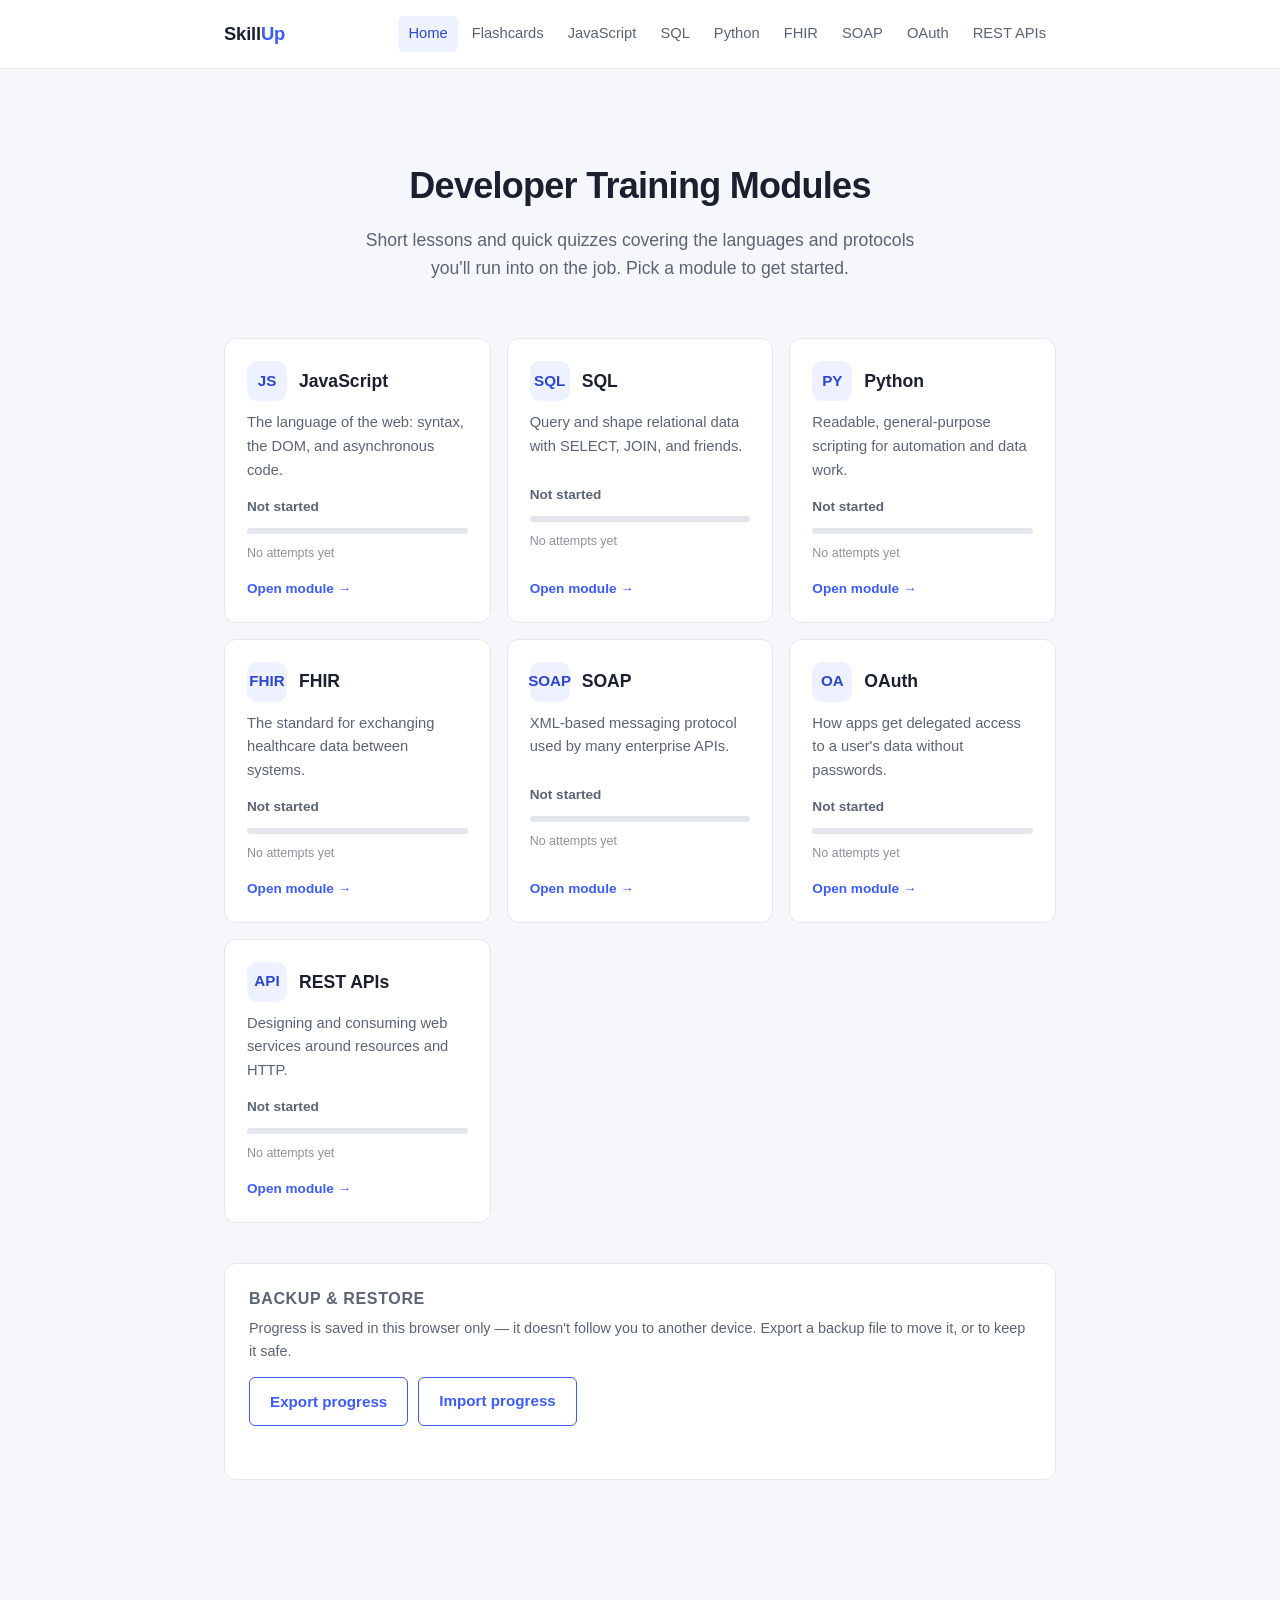
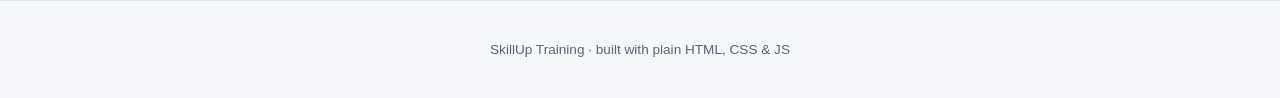
<file: index.html>
<!DOCTYPE html>
<html lang="en">
<head>
  <meta charset="UTF-8" />
  <meta name="viewport" content="width=device-width, initial-scale=1.0" />
  <title>SkillUp — Developer Training</title>
  <link rel="stylesheet" href="css/styles.css?v=9" />
  <!-- All page scripts are deferred and listed in dependency order.
       Deferred scripts run after parsing, in document order, so this ordering
       IS the guarantee. They must stay together: a normal <script> at the end
       of <body> would execute BEFORE any deferred script in <head>. -->
  <script src="js/modules.js?v=9" defer></script>
  <script src="js/nav.js?v=9" defer></script>
  <script src="js/progress.js?v=9" defer></script>
  <script src="js/data-loader.js?v=9" defer></script>
  <script src="js/home.js?v=9" defer></script>
  <script src="js/dashboard.js?v=9" defer></script>
  <script src="js/progress-io.js?v=9" defer></script>
</head>
<body>

  <!-- Filled in by js/nav.js. -->
  <header class="site-header" data-site-header>
    <noscript>
      <div class="header-inner">
        <a class="brand" href="index.html">Skill<span>Up</span></a>
      </div>
    </noscript>
  </header>

  <main>
    <section class="hero">
      <h1>Developer Training Modules</h1>
      <p>Short lessons and quick quizzes covering the languages and protocols you'll run into on the job. Pick a module to get started.</p>
    </section>

    <p class="dash-storage-warning" data-home-storage-warning hidden>
      This browser isn't allowing local storage, so your progress isn't being saved between visits.
    </p>

    <!-- Points backwards at what has gone stale rather than forwards at a
         completion total. Revealed by js/home.js only when something is due. -->
    <p class="home-review" data-home-review hidden></p>

    <!-- Cards are generated by js/home.js from the manifest in js/modules.js,
         with each card's status read through the progress layer. -->
    <section class="module-grid" data-module-grid></section>

    <section class="dash-section">
      <h2 class="dash-heading">Recent attempts</h2>
      <div data-dash-recent></div>
    </section>

    <section class="dash-section">
      <h2 class="dash-heading">Questions to review</h2>
      <p class="dash-subhead">The ones you've missed most often — these are what the flashcard deck draws from.</p>
      <div data-dash-review></div>
    </section>

    <!-- Revealed by js/progress-io.js once it knows the storage layer loaded. -->
    <section class="dash-section progress-tools" data-progress-tools hidden>
      <h2>Backup &amp; restore</h2>
      <p>Progress is saved in this browser only — it doesn't follow you to another device. Export a backup file to move it, or to keep it safe.</p>
      <div class="progress-tools-actions">
        <button type="button" class="btn btn-secondary" data-progress-export>Export progress</button>
        <label class="btn btn-secondary file-btn">
          Import progress
          <input type="file" accept="application/json,.json" data-progress-import hidden />
        </label>
      </div>
      <p class="progress-tools-status" role="status" data-progress-status></p>
    </section>

    <noscript>
      <p class="noscript-note">
        This site needs JavaScript — the module list and the quizzes are all
        built in the browser. Please enable it and reload.
      </p>
    </noscript>
  </main>

  <footer class="site-footer">
    <p>SkillUp Training &middot; built with plain HTML, CSS &amp; JS</p>
  </footer>

</body>
</html>
</file>
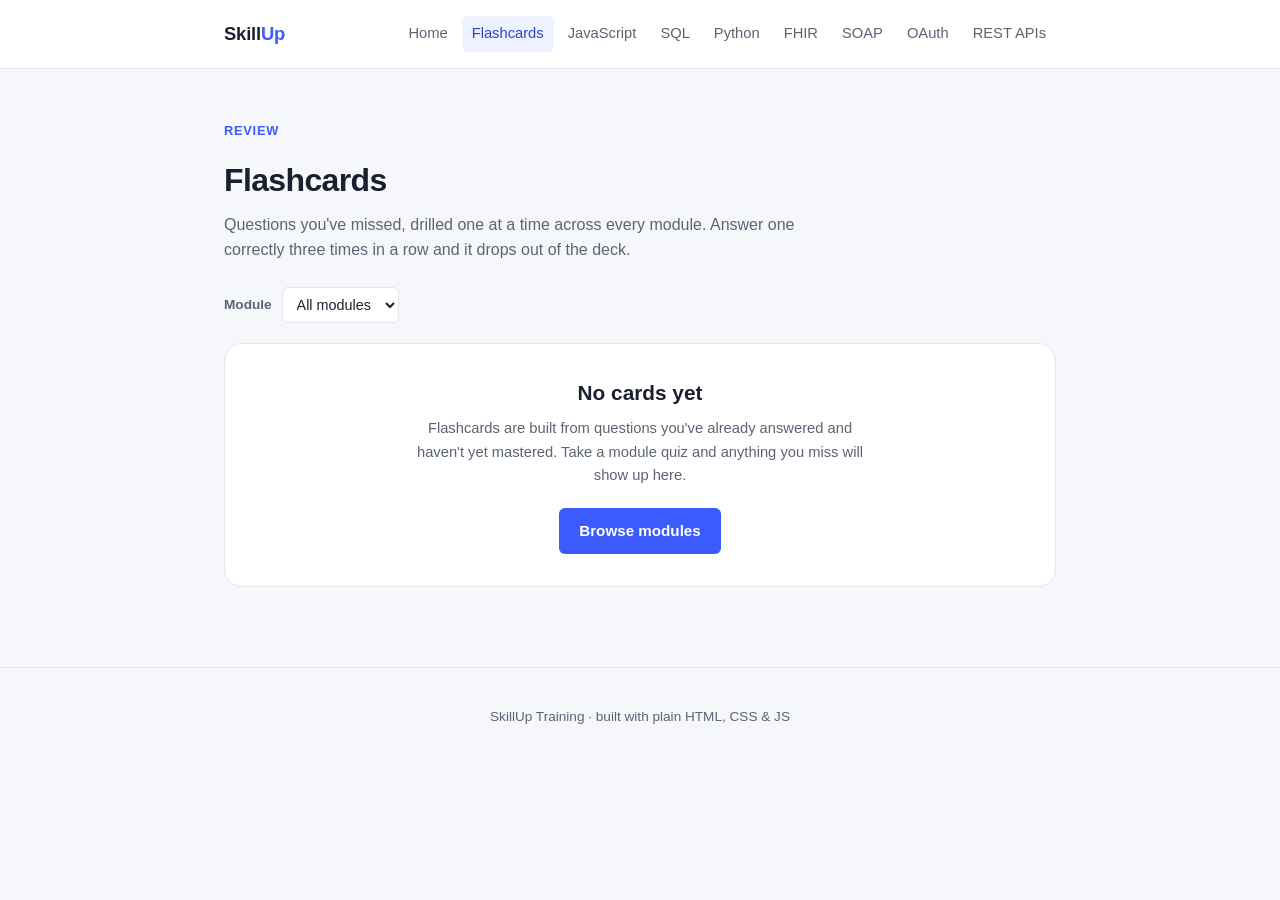
<file: flashcards.html>
<!DOCTYPE html>
<html lang="en">
<head>
  <meta charset="UTF-8" />
  <meta name="viewport" content="width=device-width, initial-scale=1.0" />
  <title>Flashcards — SkillUp</title>
  <link rel="stylesheet" href="css/styles.css?v=9" />
  <!-- All page scripts are deferred and listed in dependency order.
       Deferred scripts run after parsing, in document order, so this ordering
       IS the guarantee. Note they must be together: a normal <script> at the
       end of <body> would execute BEFORE any deferred script in <head>. -->
  <script src="js/modules.js?v=9" defer></script>
  <script src="js/nav.js?v=9" defer></script>
  <script src="js/progress.js?v=9" defer></script>
  <script src="js/data-loader.js?v=9" defer></script>
  <script src="js/flashcards.js?v=9" defer></script>
</head>
<body>

  <!-- Filled in by js/nav.js. -->
  <header class="site-header" data-site-header>
    <noscript>
      <div class="header-inner">
        <a class="brand" href="index.html">Skill<span>Up</span></a>
      </div>
    </noscript>
  </header>

  <main>
    <div class="module-header">
      <p class="kicker">Review</p>
      <h1>Flashcards</h1>
    </div>

    <p class="fc-intro">
      Questions you've missed, drilled one at a time across every module. Answer
      one correctly three times in a row and it drops out of the deck.
    </p>

    <p class="dash-storage-warning" data-fc-storage-warning hidden>
      This browser isn't allowing local storage, so this session won't be saved.
    </p>

    <!-- One filter row above the thing it scopes. -->
    <div class="fc-controls">
      <label class="fc-filter-label" for="fc-filter">Module</label>
      <select id="fc-filter" class="fc-filter" data-fc-filter></select>
      <span class="fc-progress" data-fc-progress></span>
    </div>

    <div data-fc-stage></div>

    <noscript>
      <p class="noscript-note">
        Flashcards are built in the browser from your saved progress, so this
        page needs JavaScript. Please enable it and reload.
      </p>
    </noscript>
  </main>

  <footer class="site-footer">
    <p>SkillUp Training &middot; built with plain HTML, CSS &amp; JS</p>
  </footer>


</body>
</html>
</file>
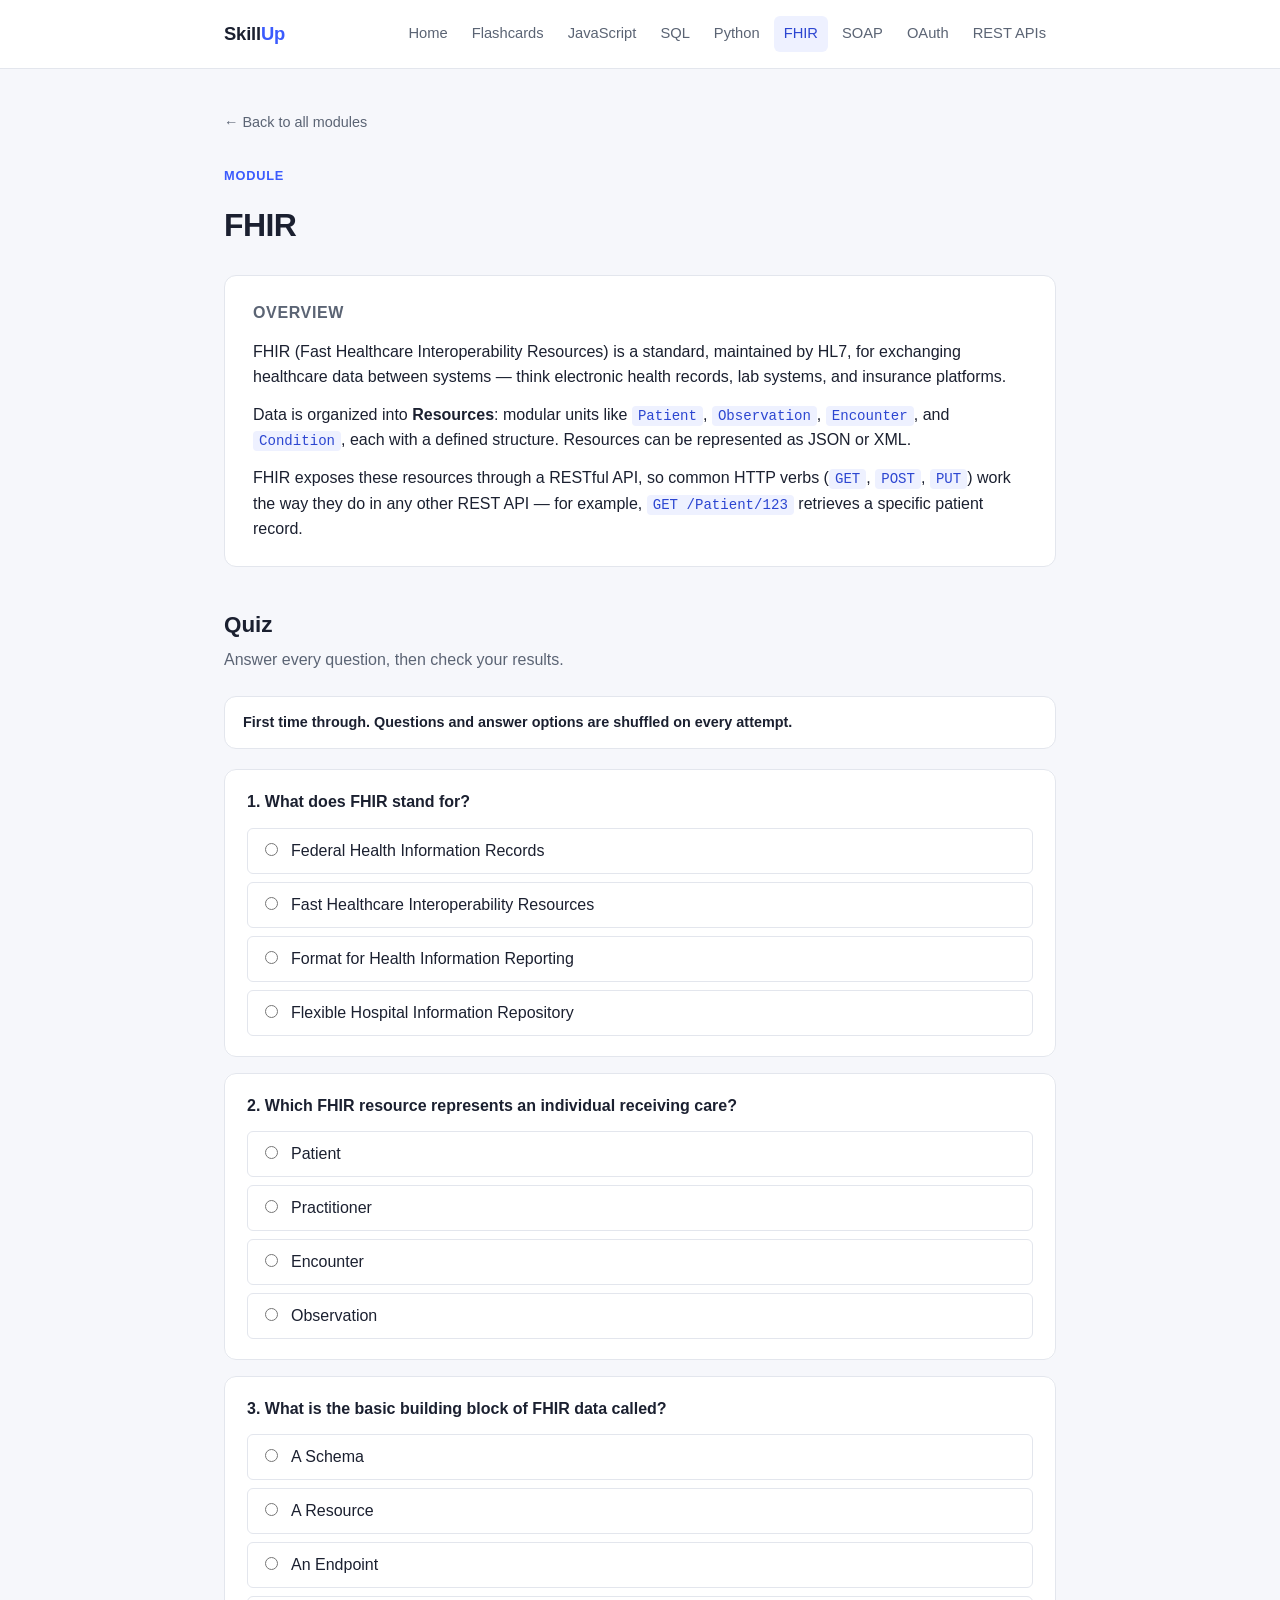
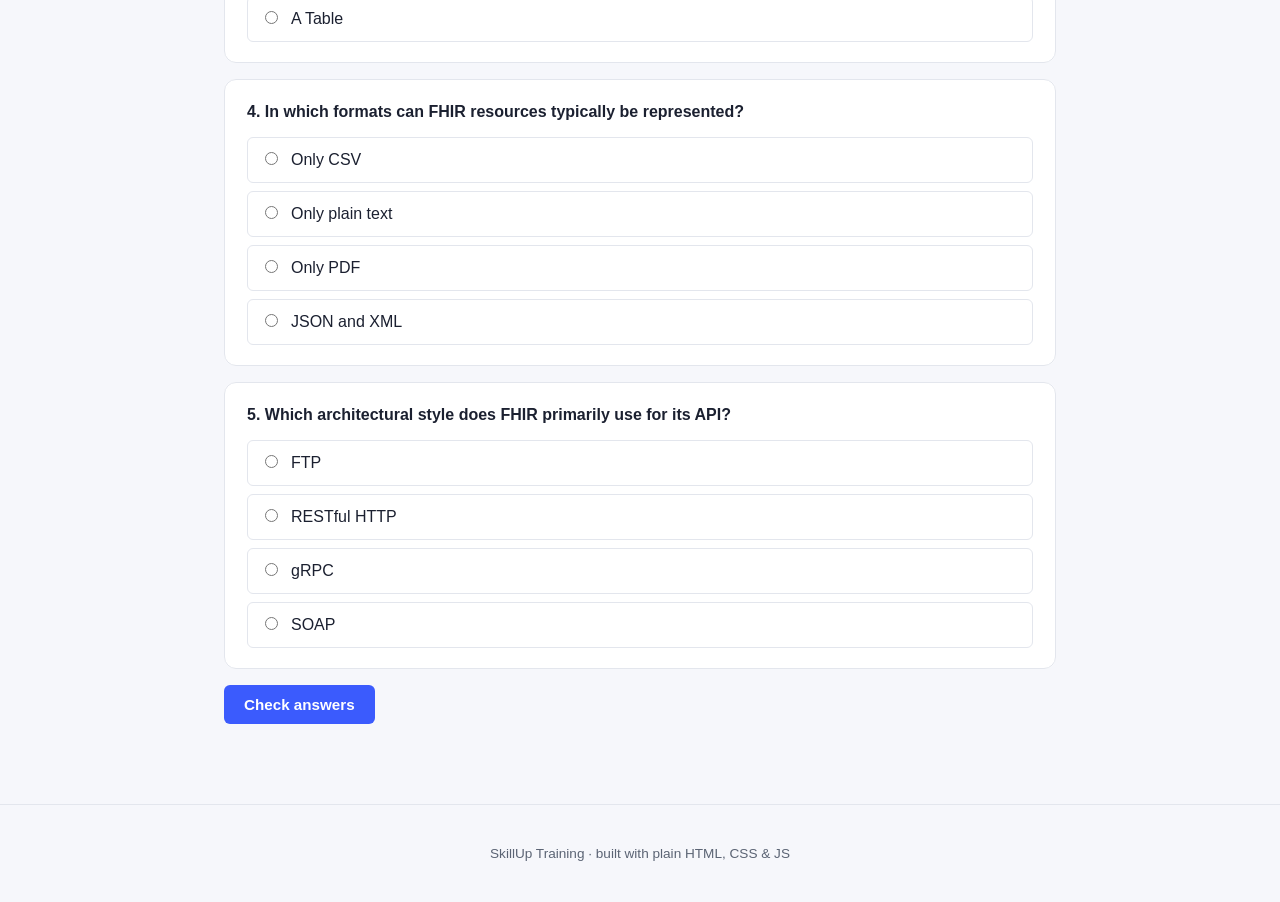
<file: modules/fhir.html>
<!DOCTYPE html>
<html lang="en">
<head>
  <meta charset="UTF-8" />
  <meta name="viewport" content="width=device-width, initial-scale=1.0" />
  <title>FHIR — SkillUp</title>
  <link rel="stylesheet" href="../css/styles.css?v=9" />
  <!-- modules.js must load before nav.js: the nav is built from that manifest.
       Deferred scripts run in document order, so tag order guarantees it. -->
  <script src="../js/modules.js?v=9" defer></script>
  <script src="../js/nav.js?v=9" defer></script>
</head>
<body>

  <!-- Filled in by js/nav.js. The <noscript> is the no-JS fallback. -->
  <header class="site-header" data-site-header>
    <noscript>
      <div class="header-inner">
        <a class="brand" href="../index.html">Skill<span>Up</span></a>
        <nav class="site-nav"><a href="../index.html">All modules</a></nav>
      </div>
    </noscript>
  </header>

  <main>
    <a class="back-link" href="../index.html">&larr; Back to all modules</a>

    <div class="module-header">
      <p class="kicker">Module</p>
      <h1>FHIR</h1>
    </div>

    <section class="intro">
      <h2>Overview</h2>
      <p>FHIR (Fast Healthcare Interoperability Resources) is a standard, maintained by HL7, for exchanging healthcare data between systems — think electronic health records, lab systems, and insurance platforms.</p>
      <p>Data is organized into <strong>Resources</strong>: modular units like <code>Patient</code>, <code>Observation</code>, <code>Encounter</code>, and <code>Condition</code>, each with a defined structure. Resources can be represented as JSON or XML.</p>
      <p>FHIR exposes these resources through a RESTful API, so common HTTP verbs (<code>GET</code>, <code>POST</code>, <code>PUT</code>) work the way they do in any other REST API — for example, <code>GET /Patient/123</code> retrieves a specific patient record.</p>
    </section>

    <section class="quiz-section">
      <h2>Quiz</h2>
      <p class="quiz-intro">Answer every question, then check your results.</p>
      <div id="quiz"></div>
    </section>
  </main>

  <footer class="site-footer">
    <p>SkillUp Training &middot; built with plain HTML, CSS &amp; JS</p>
  </footer>

  <!-- Load order matters: storage layer, then engine, then this module's data. -->
  <script src="../js/progress.js?v=9"></script>
  <script src="../js/quiz.js?v=9"></script>
  <script src="../js/data/fhir.js?v=9"></script>
  <script>
    initQuiz("quiz", "fhir");
  </script>
</body>
</html>
</file>
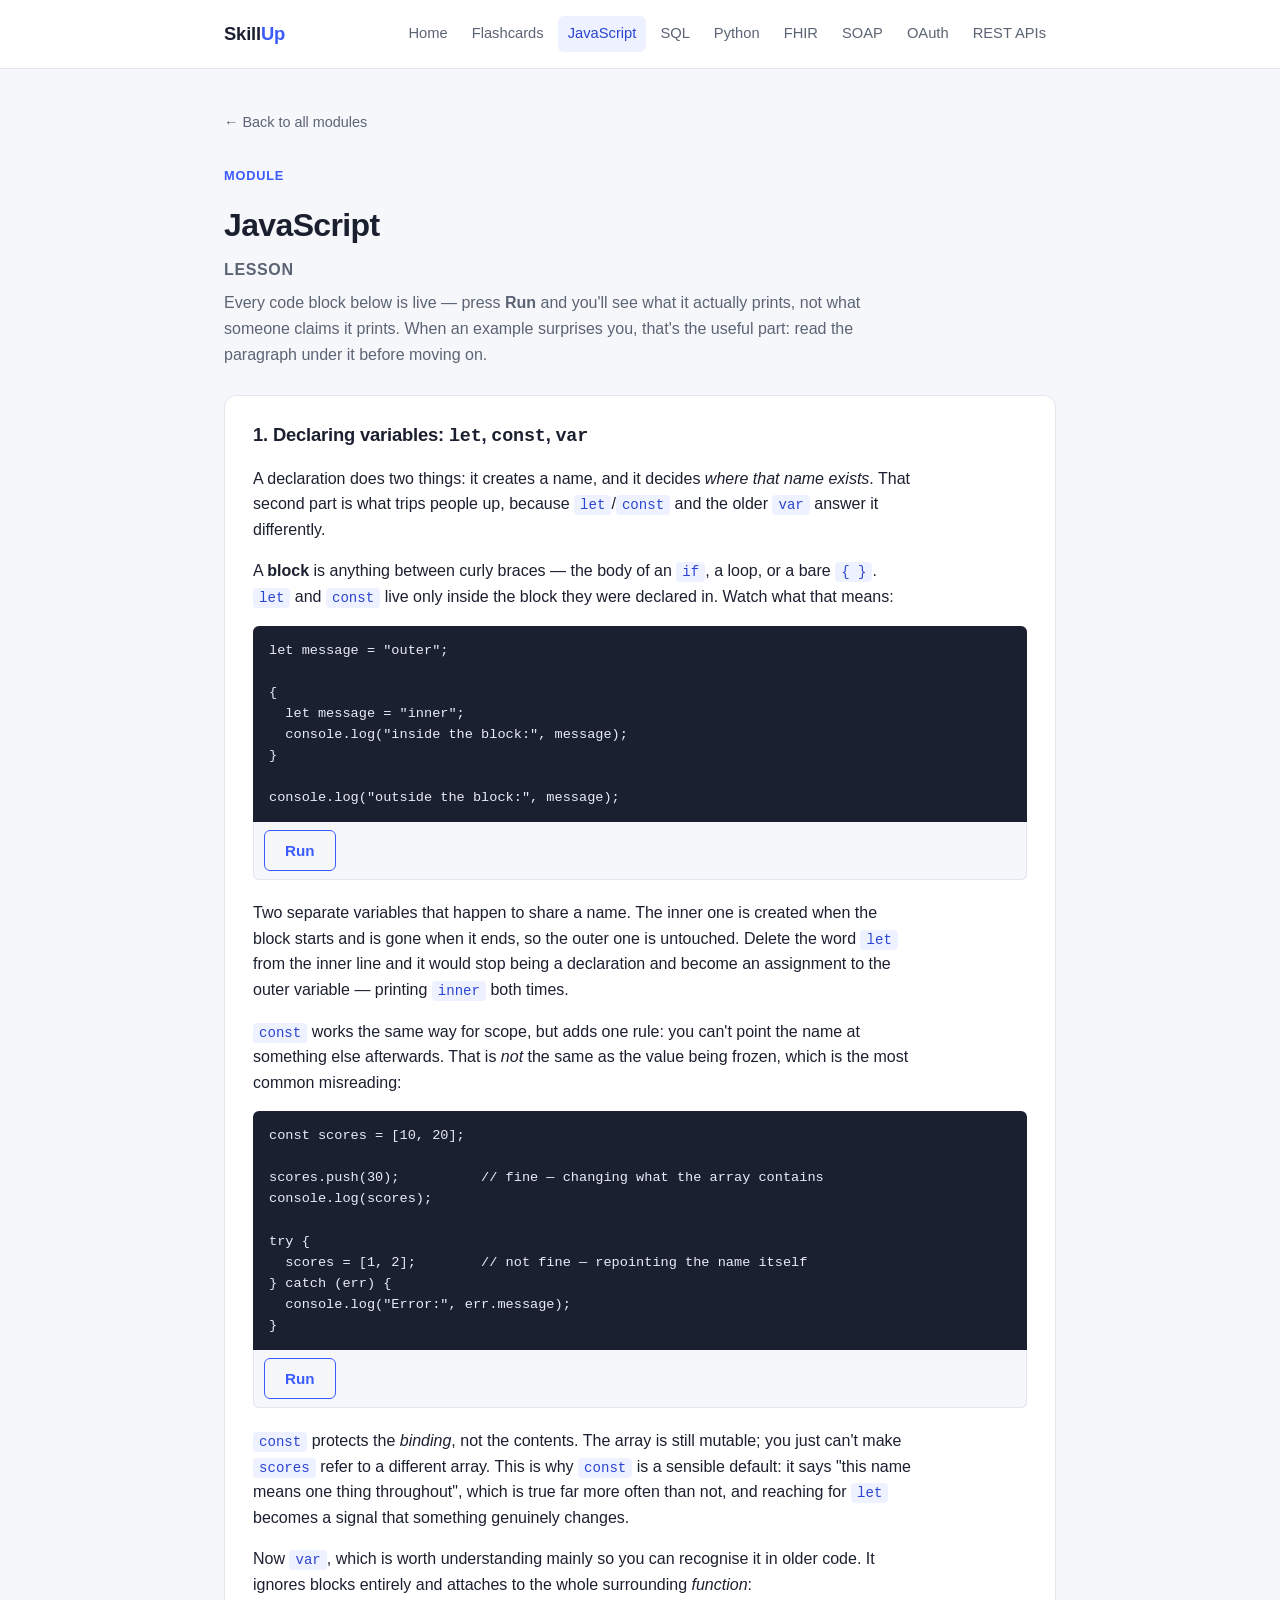
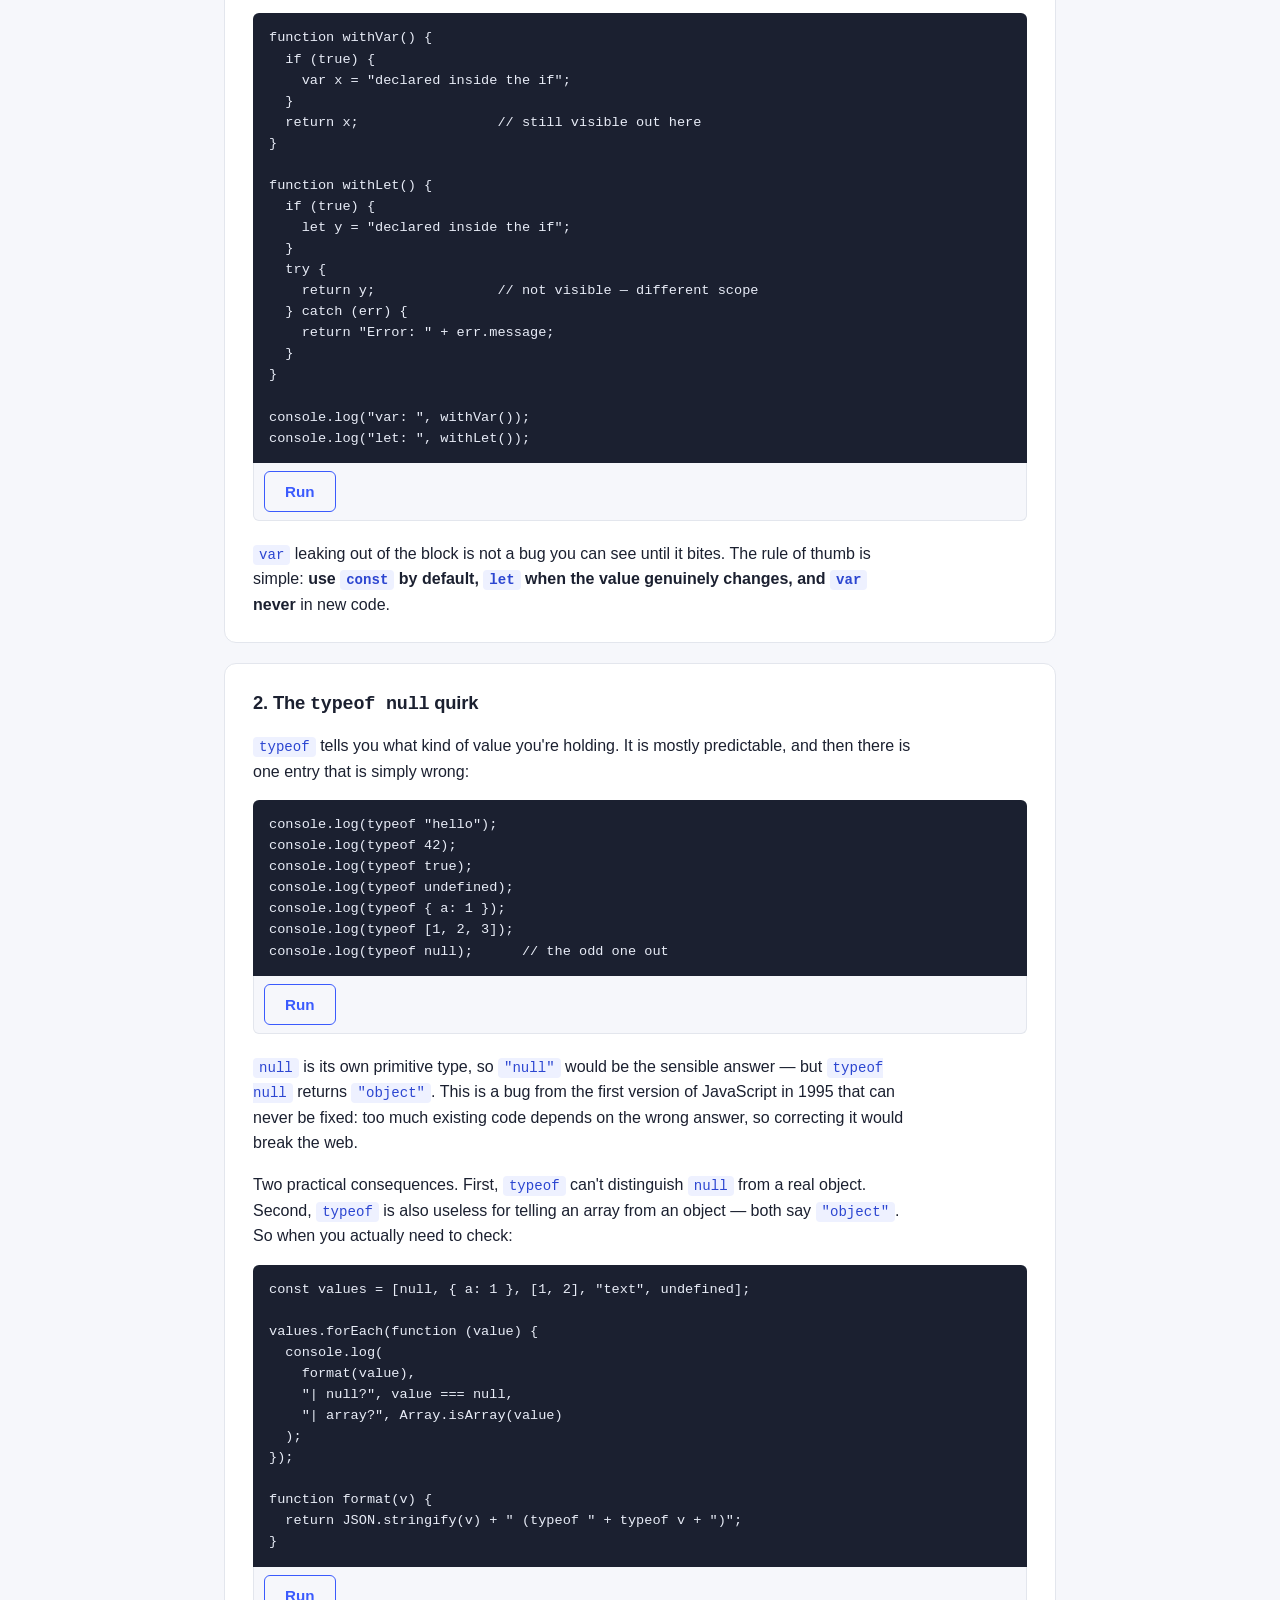
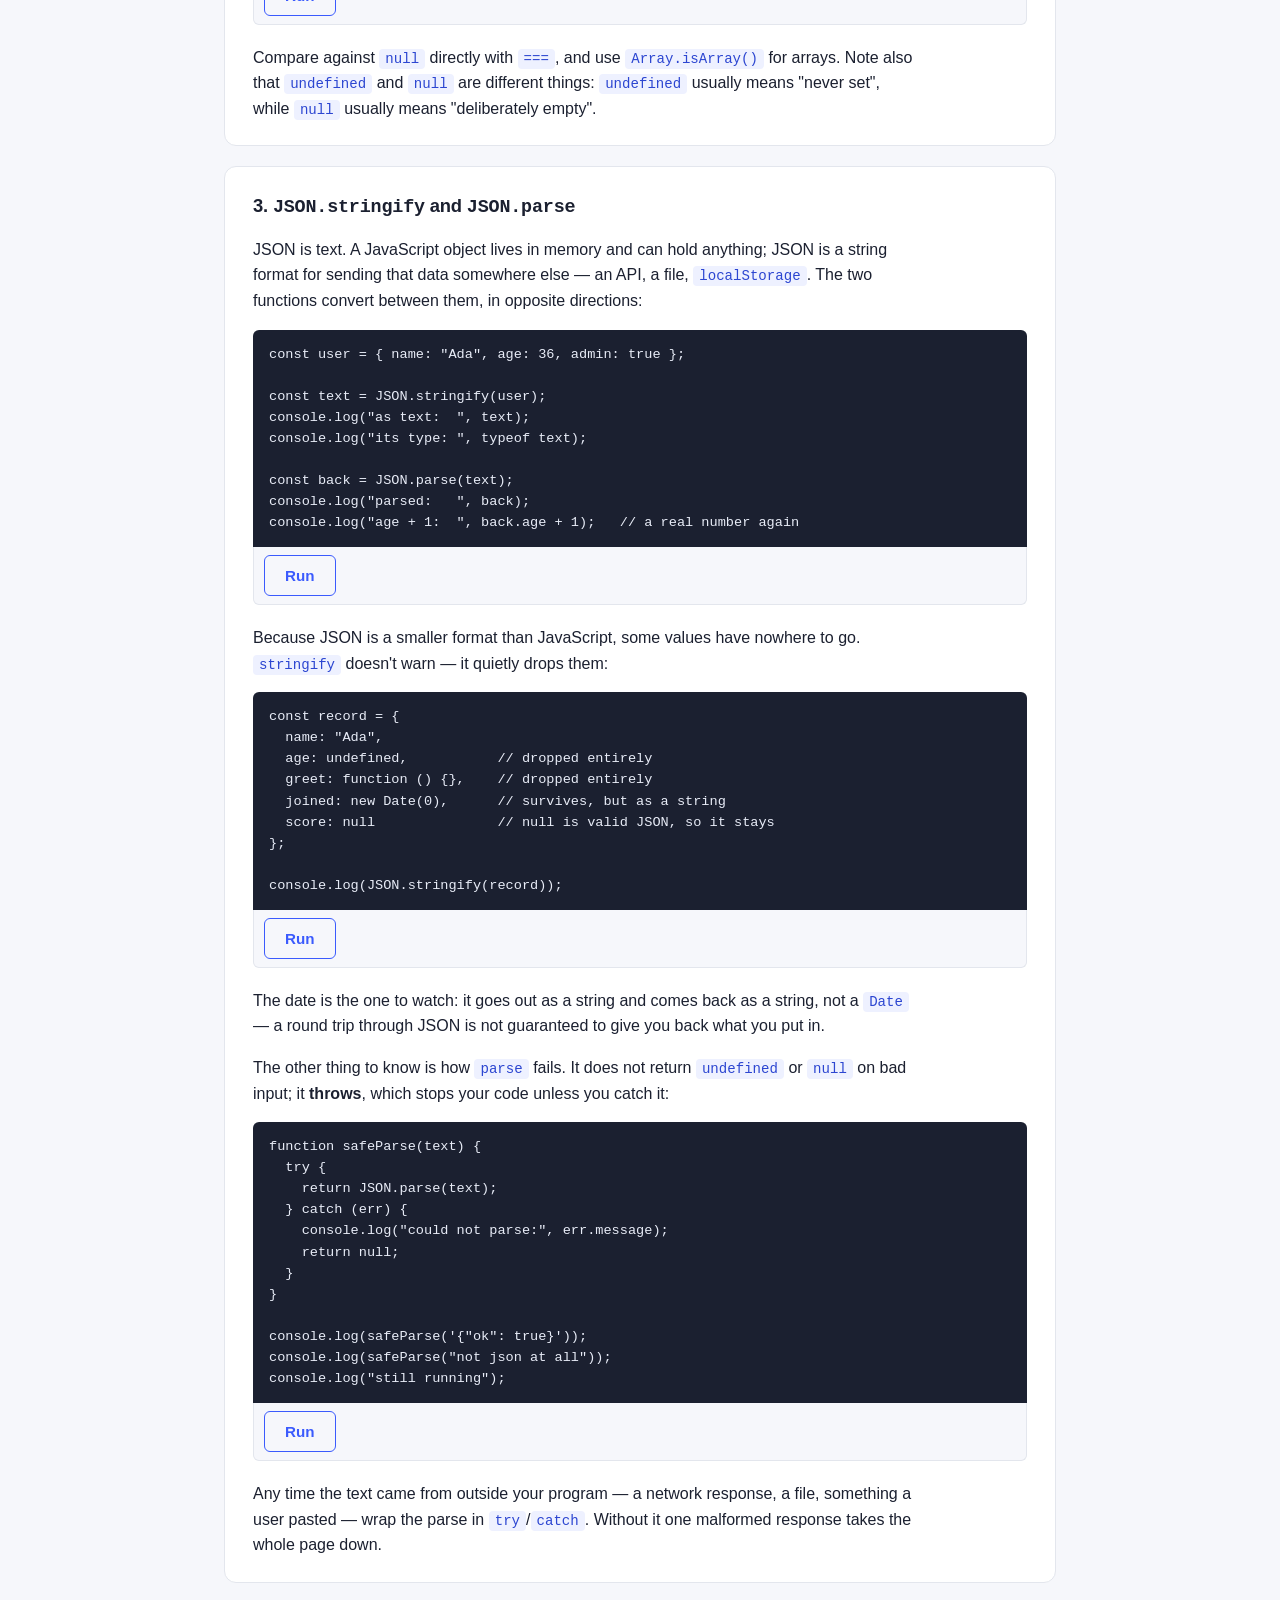
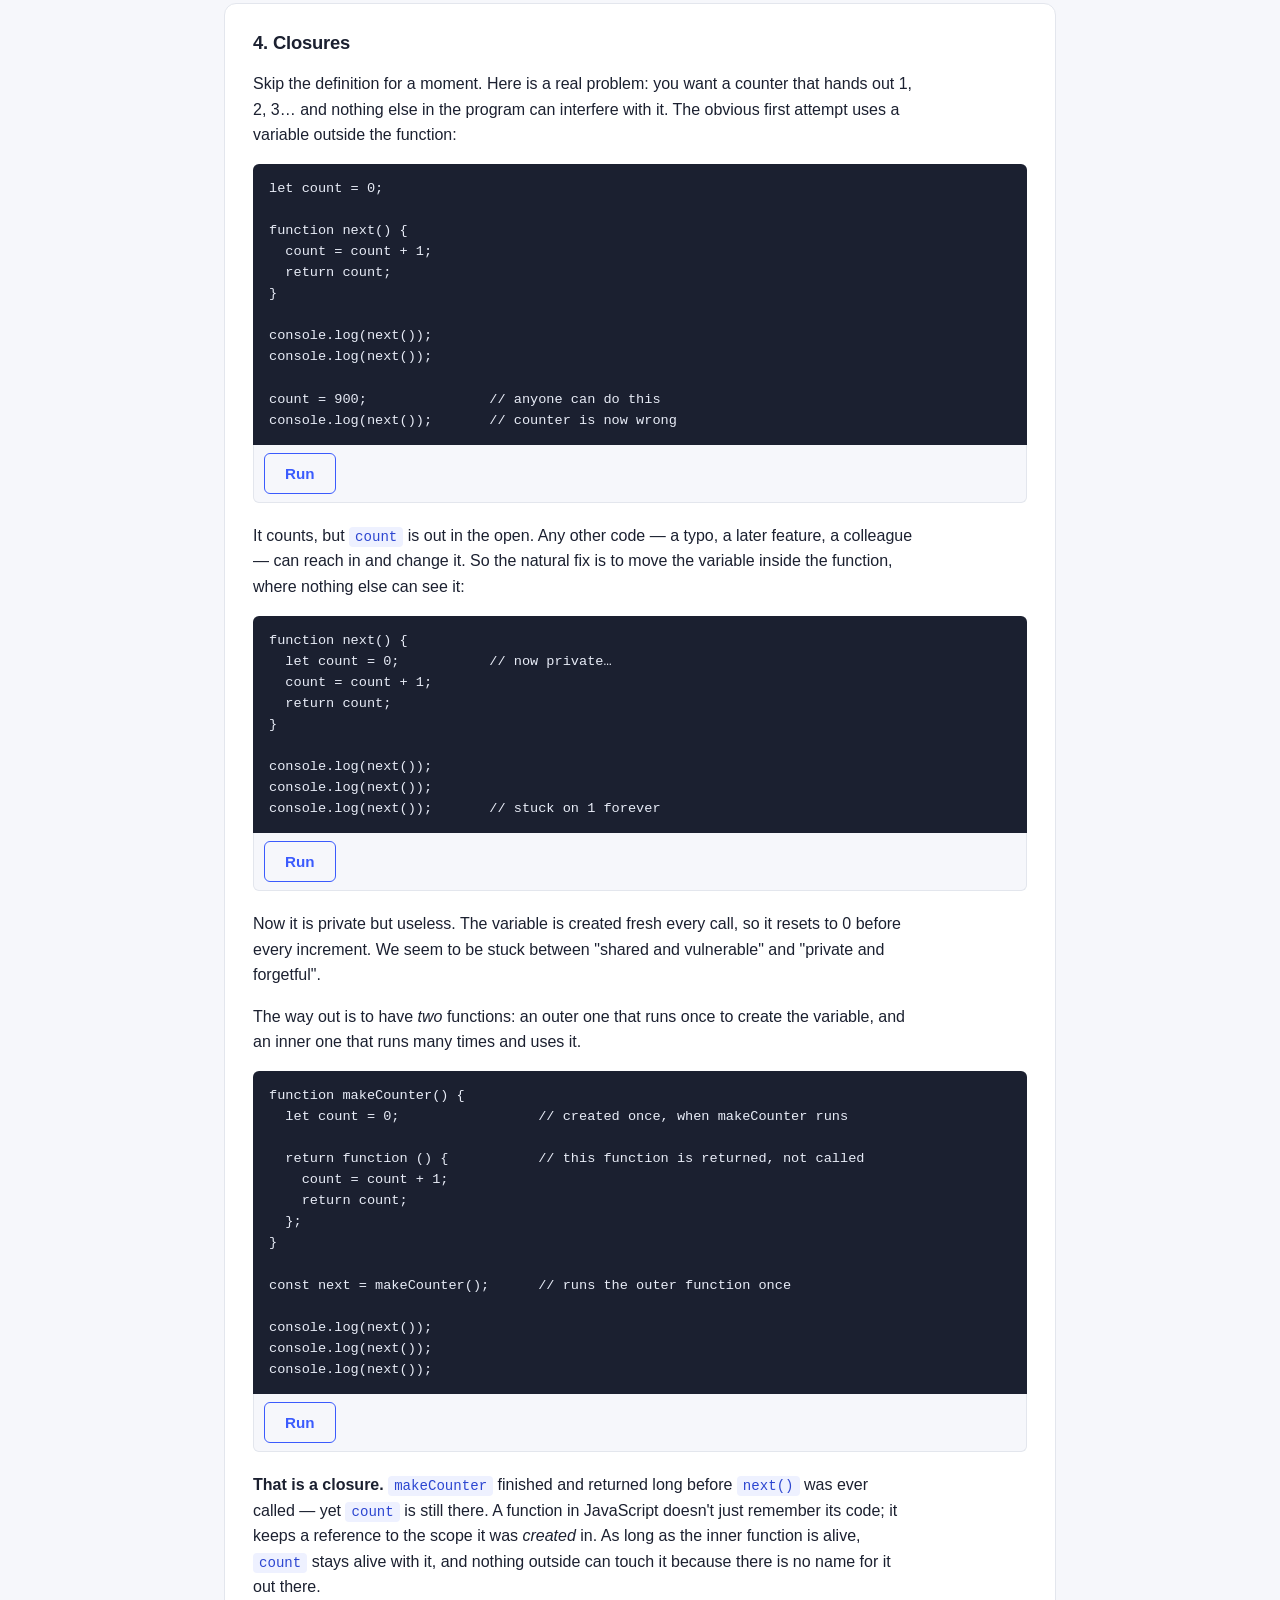
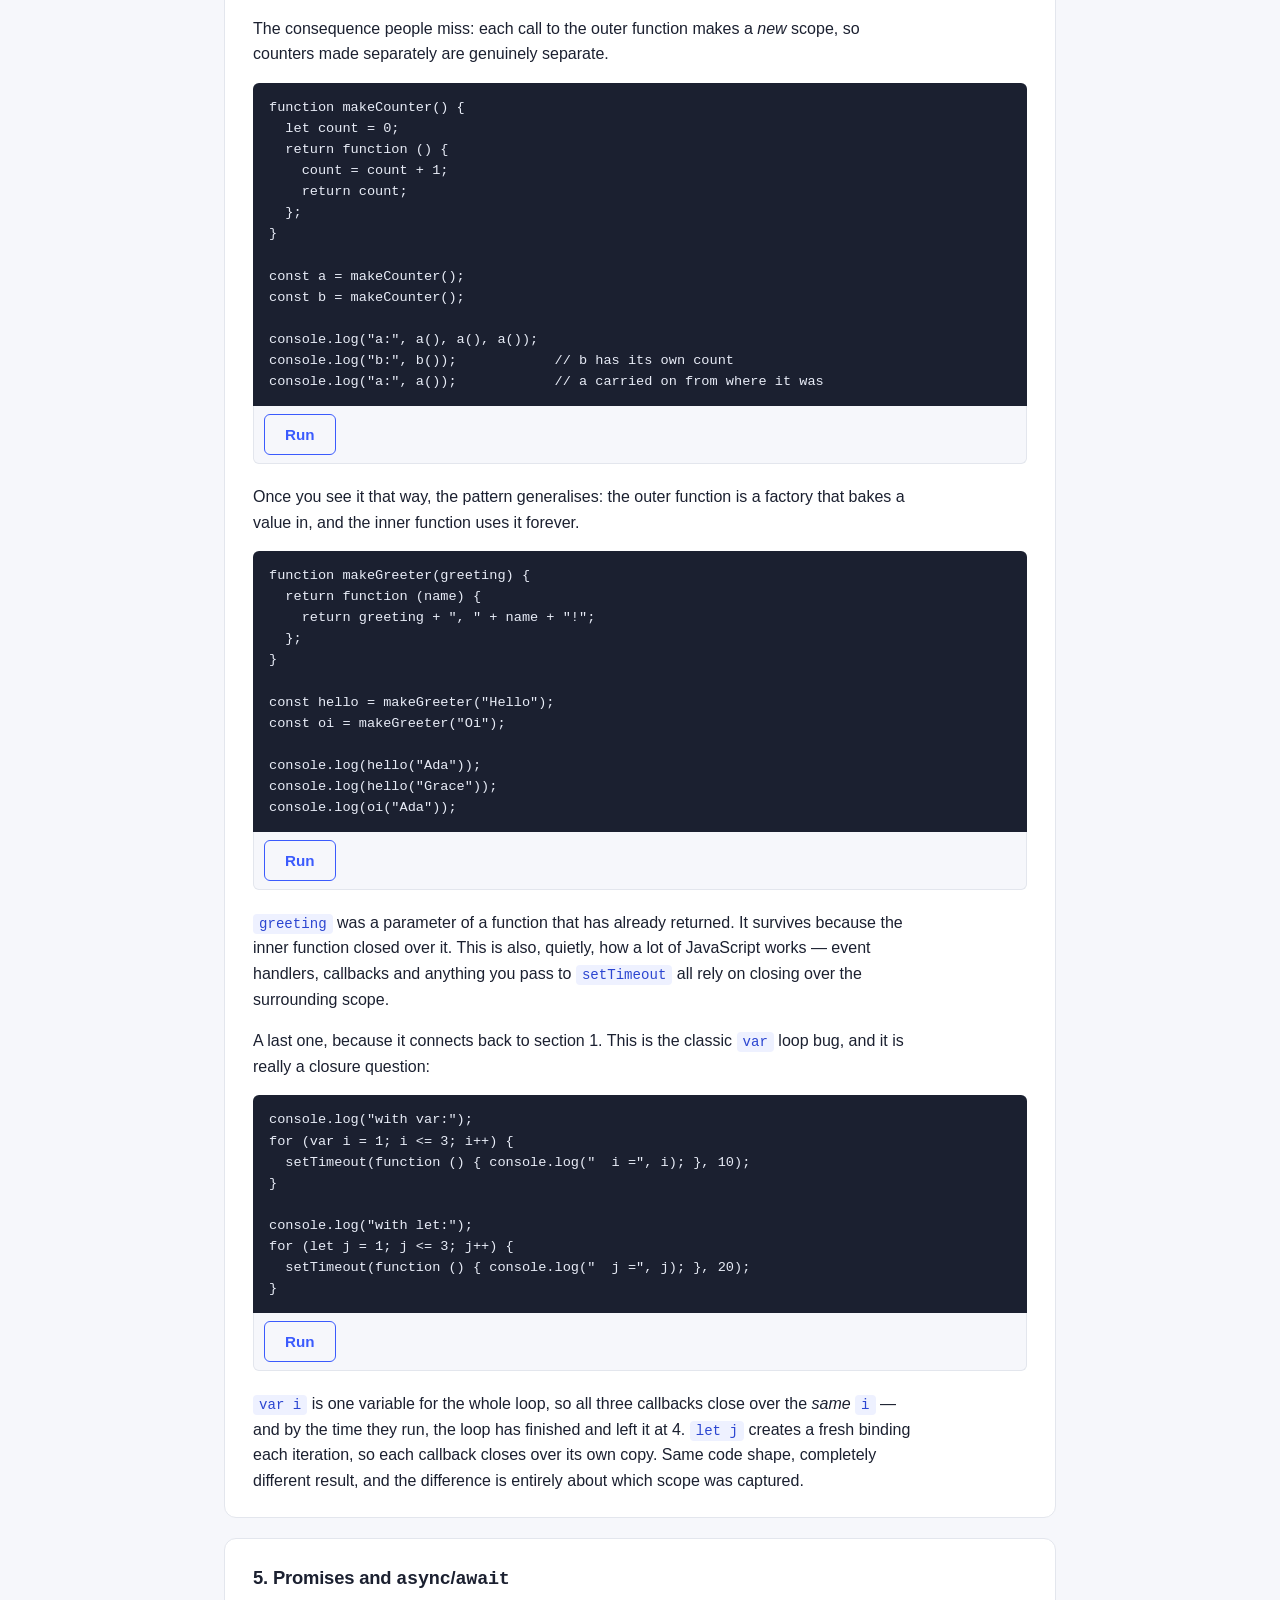
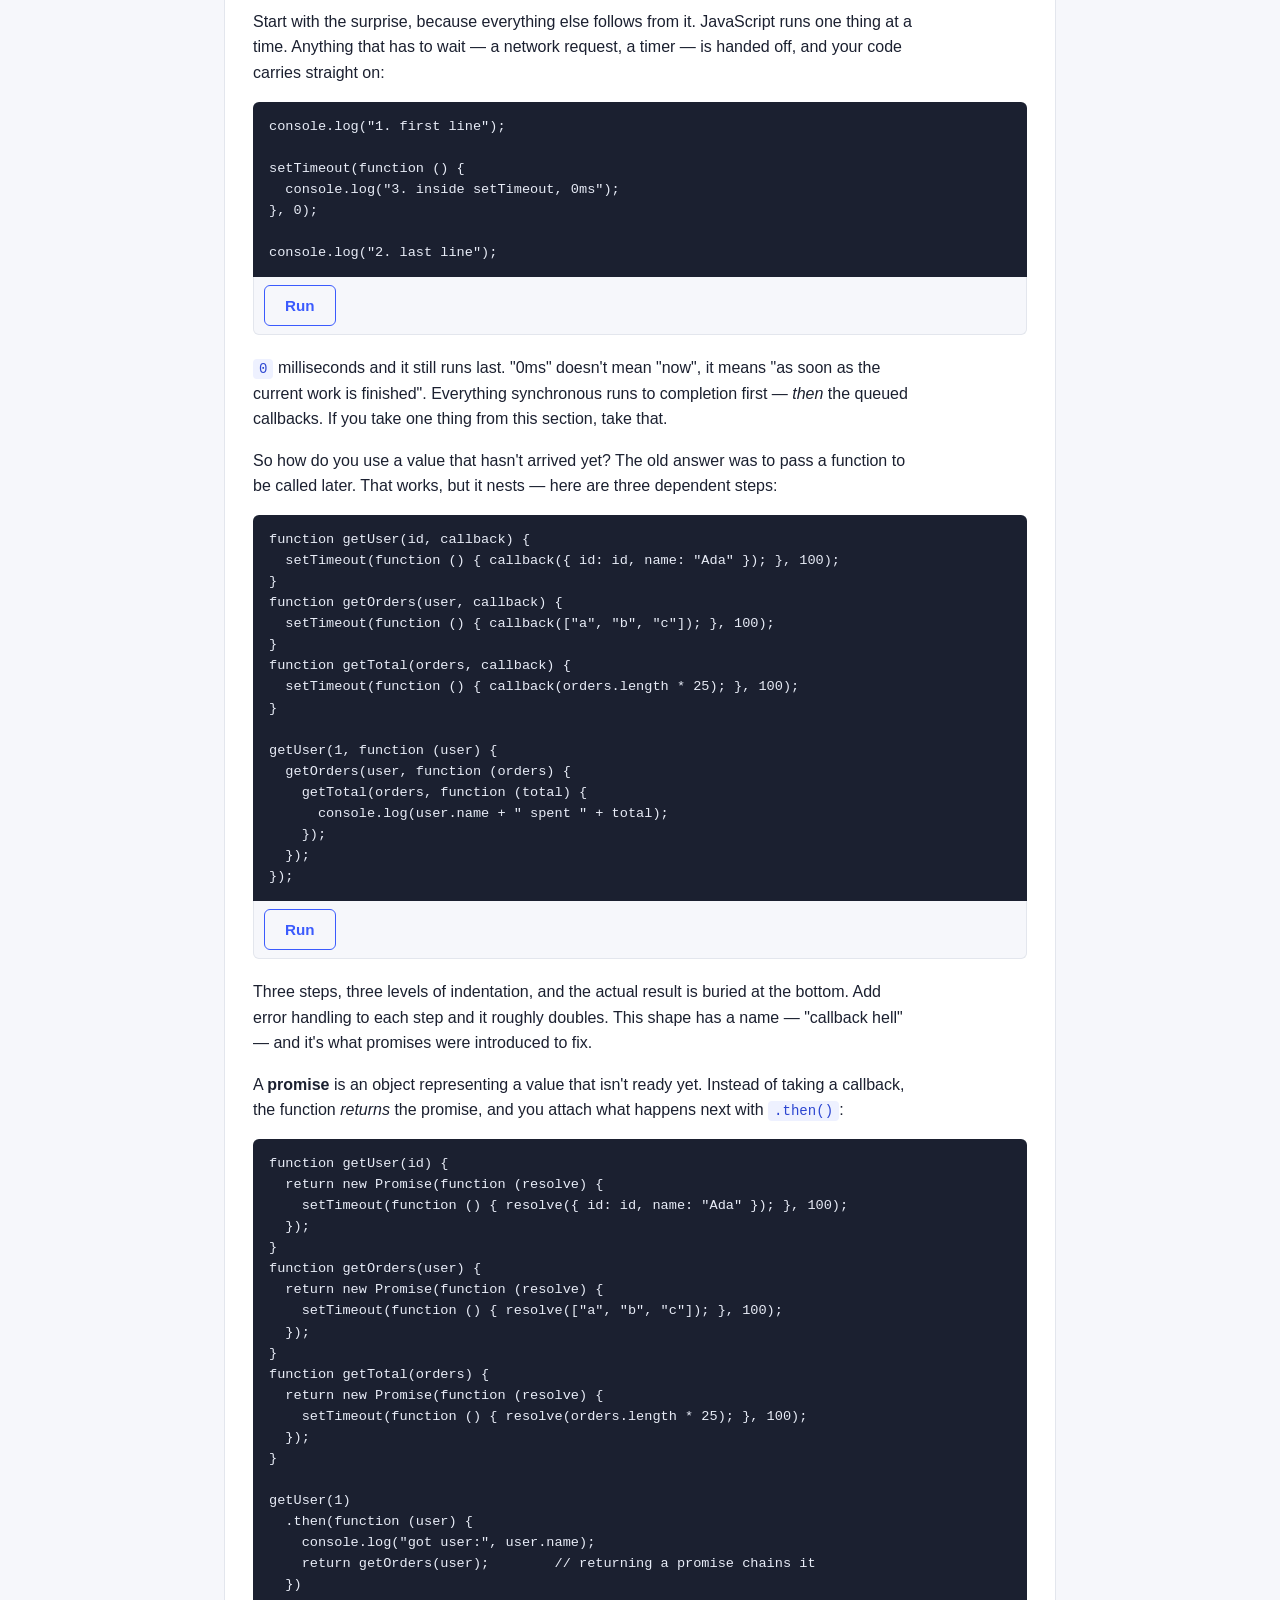
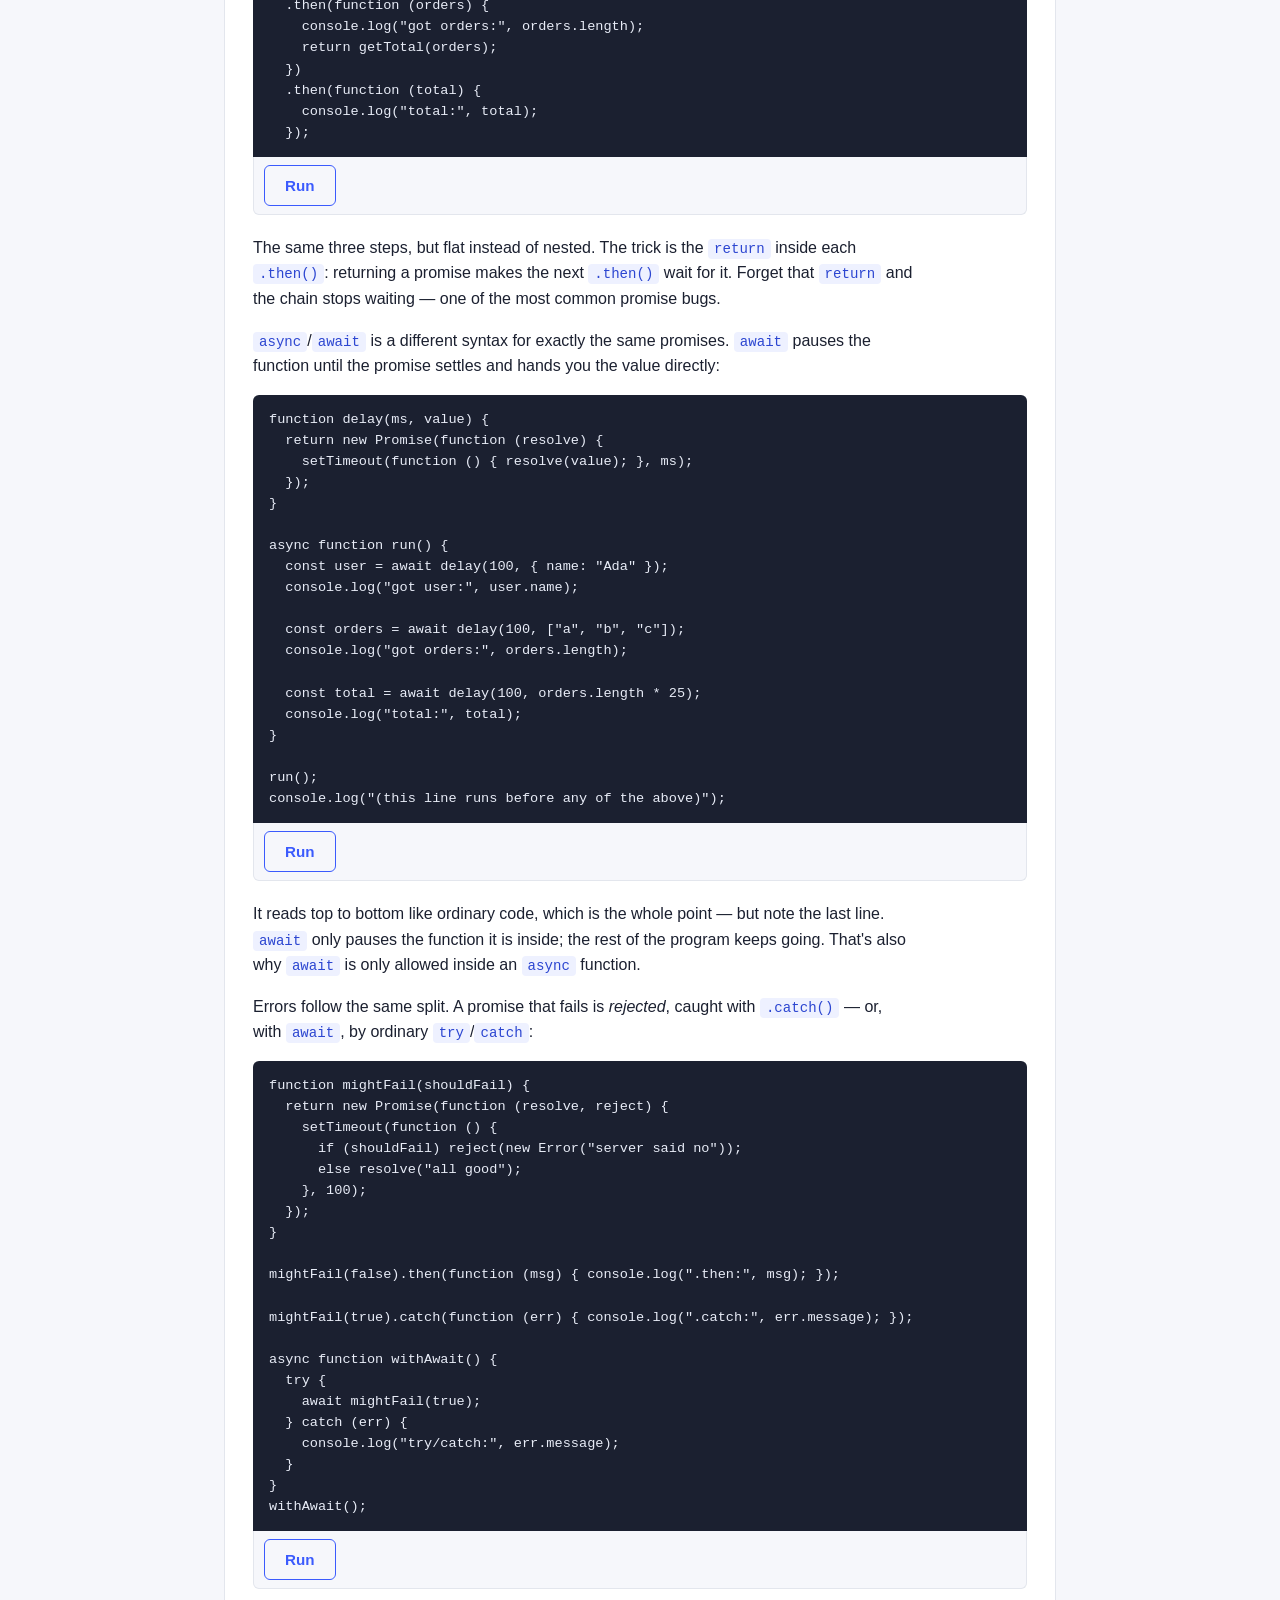
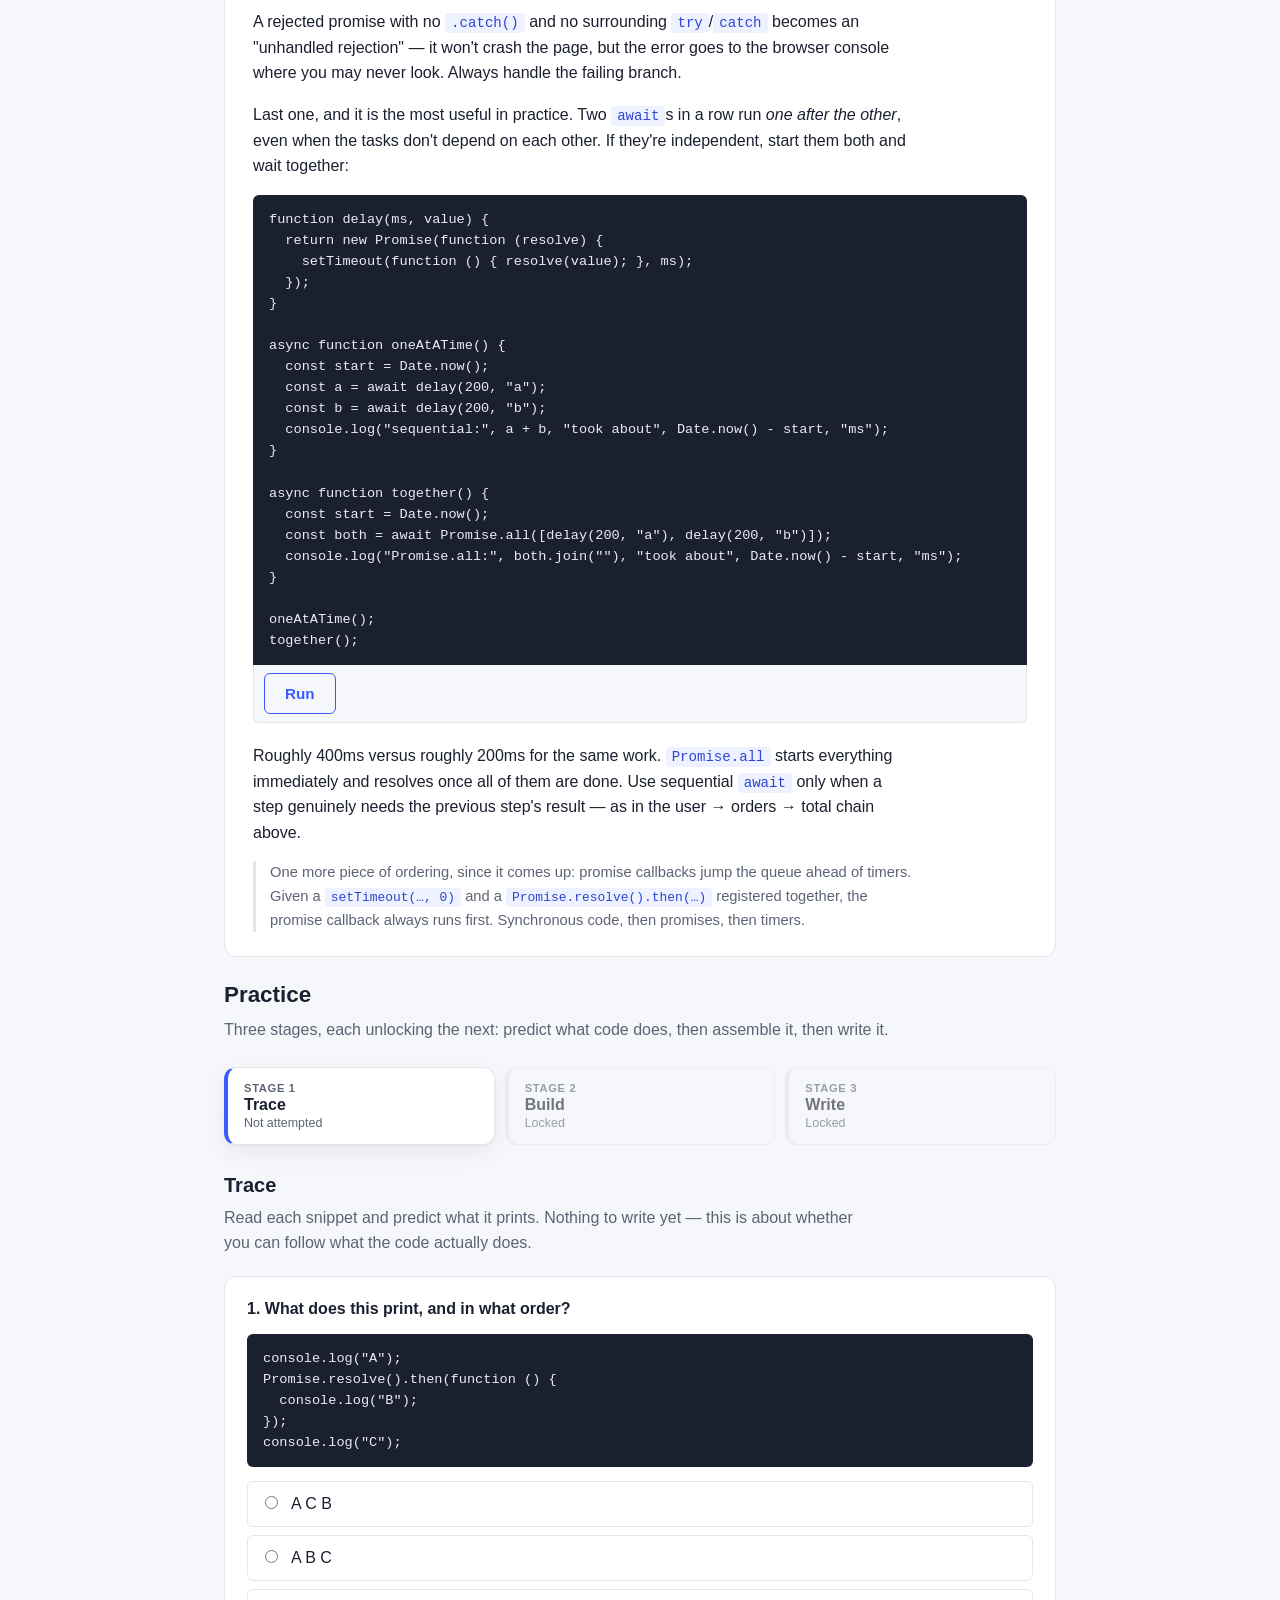
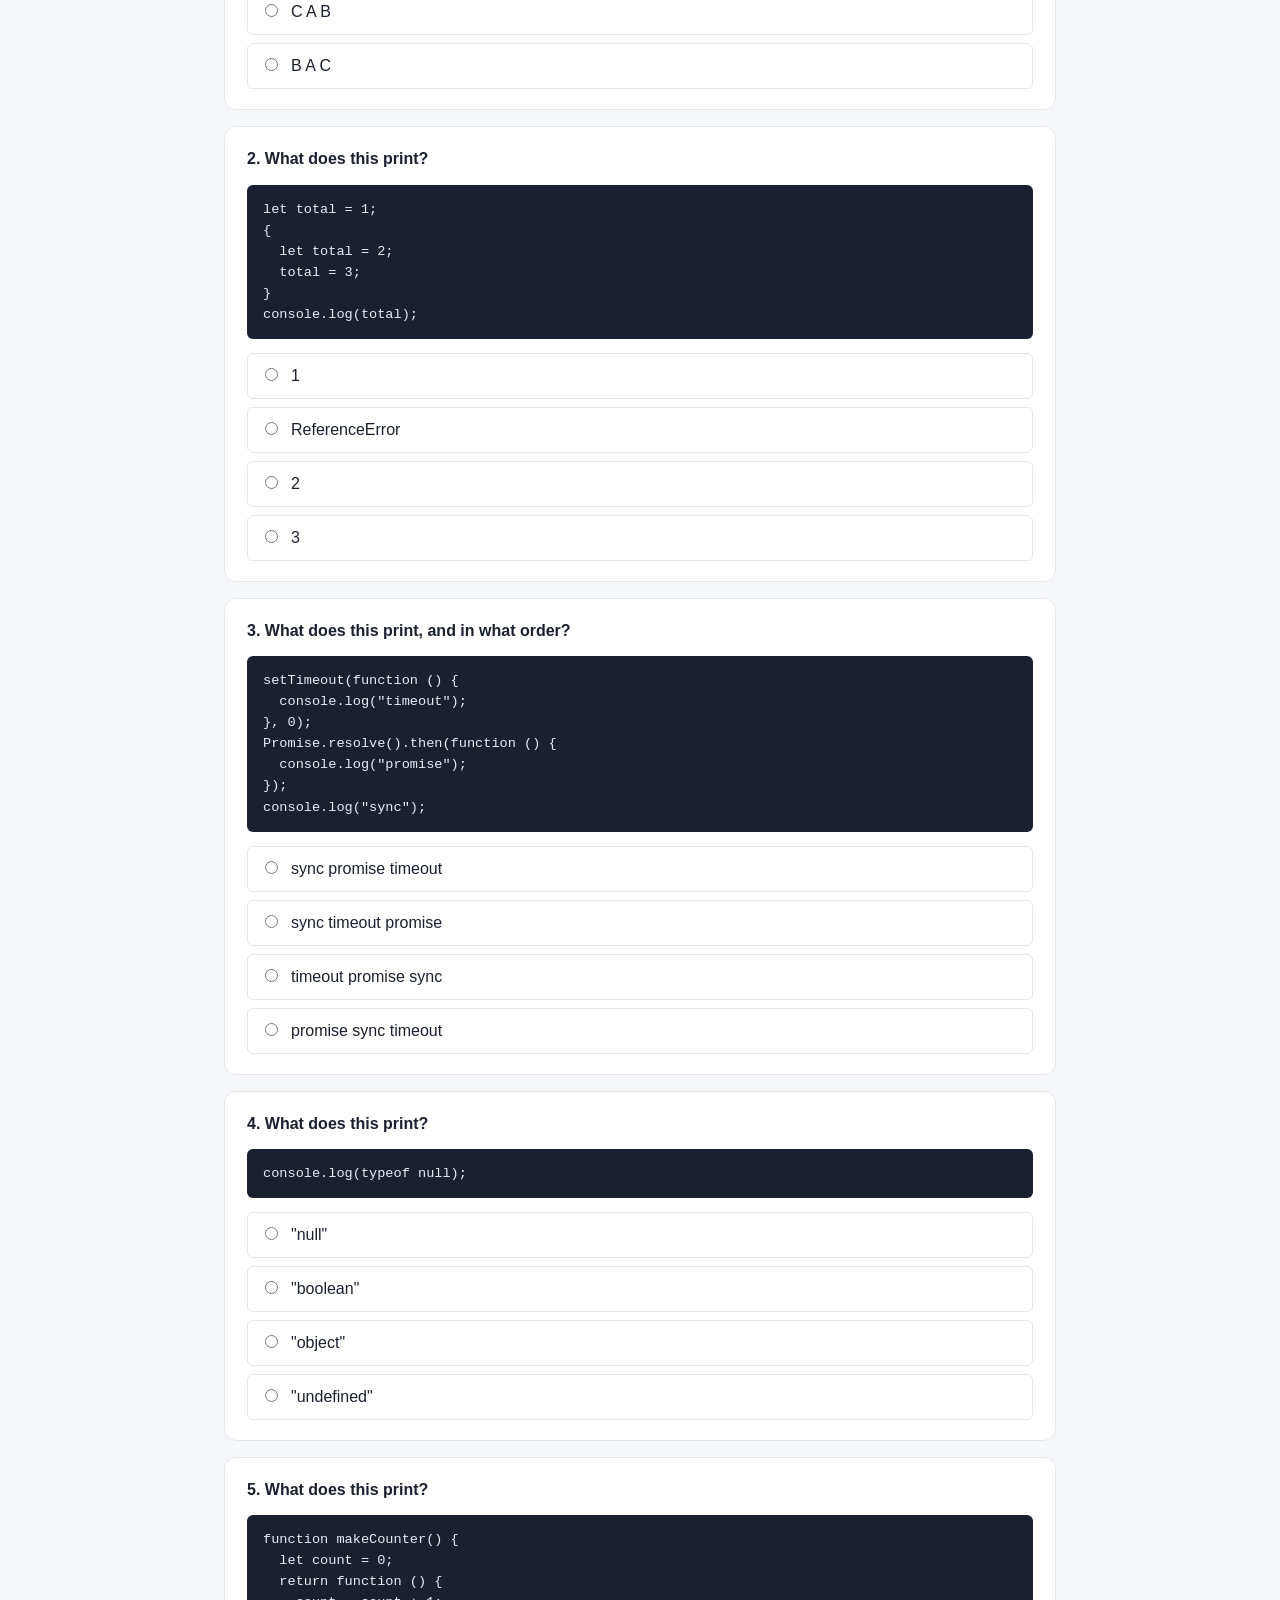
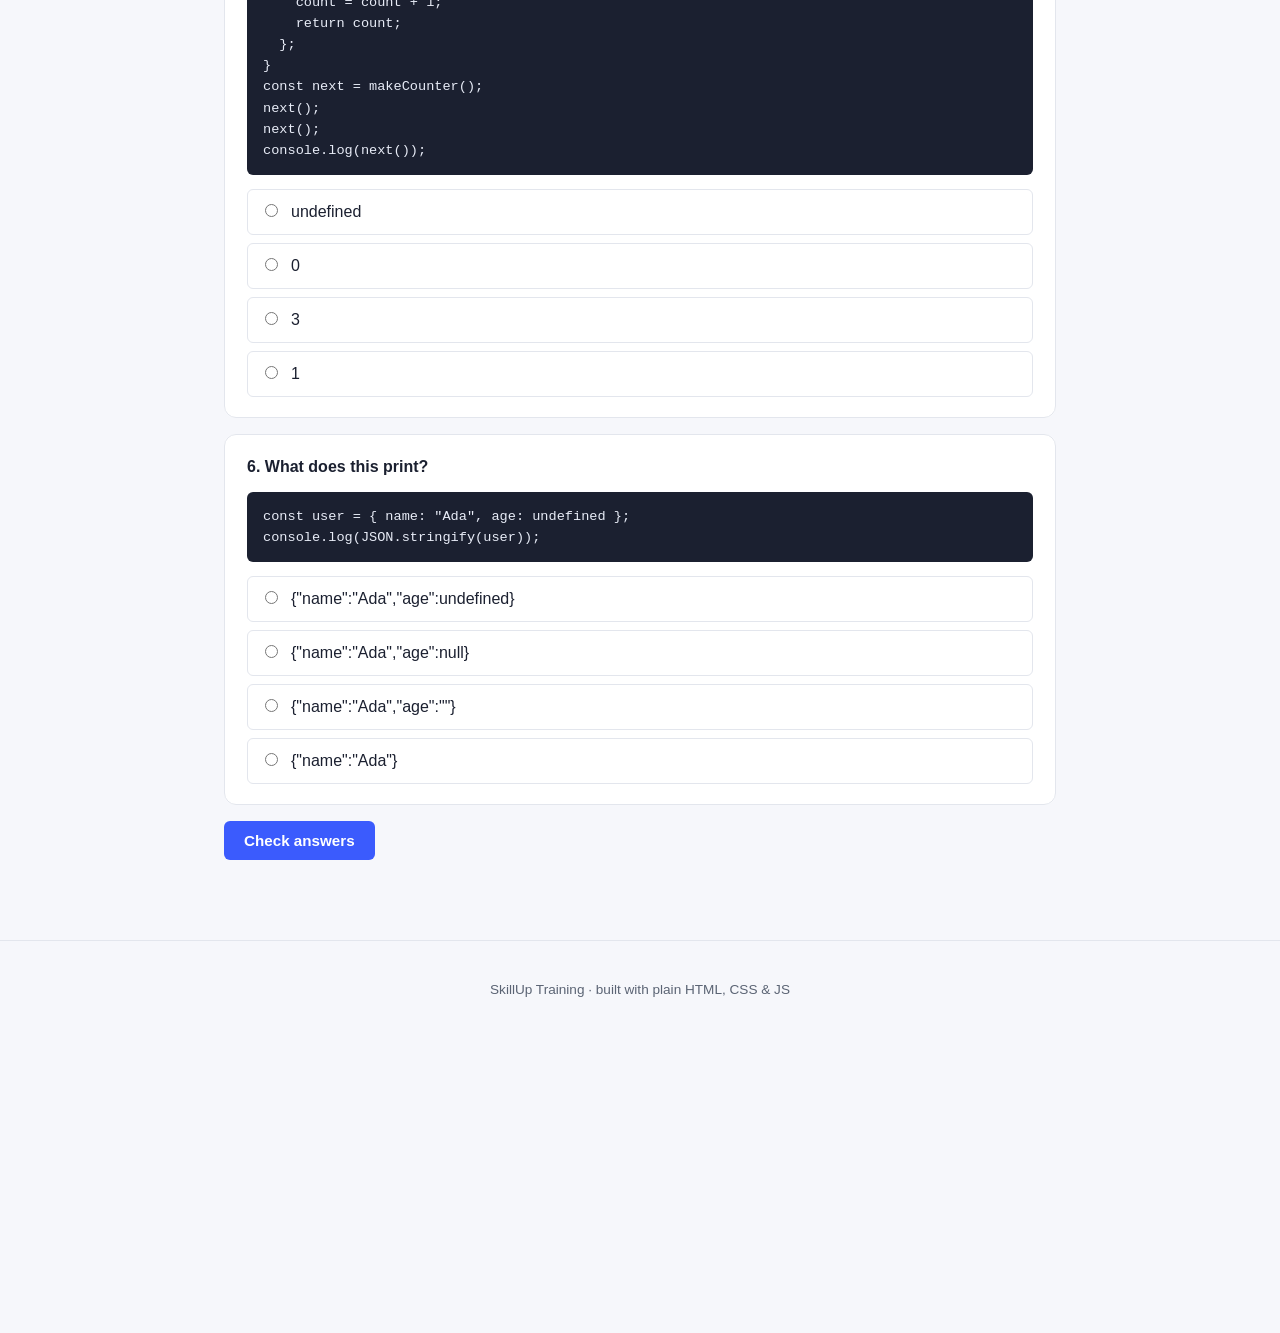
<file: modules/javascript.html>
<!DOCTYPE html>
<html lang="en">
<head>
  <meta charset="UTF-8" />
  <meta name="viewport" content="width=device-width, initial-scale=1.0" />
  <title>JavaScript — SkillUp</title>
  <link rel="stylesheet" href="../css/styles.css?v=9" />
  <!-- modules.js must load before nav.js: the nav is built from that manifest.
       Deferred scripts run in document order, so tag order guarantees it. -->
  <script src="../js/modules.js?v=9" defer></script>
  <script src="../js/nav.js?v=9" defer></script>
</head>
<body>

  <!-- Filled in by js/nav.js. The <noscript> is the no-JS fallback. -->
  <header class="site-header" data-site-header>
    <noscript>
      <div class="header-inner">
        <a class="brand" href="../index.html">Skill<span>Up</span></a>
        <nav class="site-nav"><a href="../index.html">All modules</a></nav>
      </div>
    </noscript>
  </header>

  <main>
    <a class="back-link" href="../index.html">&larr; Back to all modules</a>

    <div class="module-header">
      <p class="kicker">Module</p>
      <h1>JavaScript</h1>
    </div>

    <section class="lesson">
      <h2>Lesson</h2>
      <p class="lesson-lede">
        Every code block below is live — press <strong>Run</strong> and you'll see
        what it actually prints, not what someone claims it prints. When an
        example surprises you, that's the useful part: read the paragraph under
        it before moving on.
      </p>

      <!-- ================= 1. Variables and scope ================= -->
      <section class="lesson-topic">
        <h3>1. Declaring variables: <code>let</code>, <code>const</code>, <code>var</code></h3>

        <p>
          A declaration does two things: it creates a name, and it decides
          <em>where that name exists</em>. That second part is what trips people
          up, because <code>let</code>/<code>const</code> and the older
          <code>var</code> answer it differently.
        </p>

        <p>
          A <strong>block</strong> is anything between curly braces — the body of
          an <code>if</code>, a loop, or a bare <code>{ }</code>.
          <code>let</code> and <code>const</code> live only inside the block they
          were declared in. Watch what that means:
        </p>

        <div class="lesson-example" data-runnable>
<pre class="stage-code"><code>let message = "outer";

{
  let message = "inner";
  console.log("inside the block:", message);
}

console.log("outside the block:", message);</code></pre>
        </div>

        <p>
          Two separate variables that happen to share a name. The inner one is
          created when the block starts and is gone when it ends, so the outer
          one is untouched. Delete the word <code>let</code> from the inner line
          and it would stop being a declaration and become an assignment to the
          outer variable — printing <code>inner</code> both times.
        </p>

        <p>
          <code>const</code> works the same way for scope, but adds one rule: you
          can't point the name at something else afterwards. That is <em>not</em>
          the same as the value being frozen, which is the most common
          misreading:
        </p>

        <div class="lesson-example" data-runnable>
<pre class="stage-code"><code>const scores = [10, 20];

scores.push(30);          // fine — changing what the array contains
console.log(scores);

try {
  scores = [1, 2];        // not fine — repointing the name itself
} catch (err) {
  console.log("Error:", err.message);
}</code></pre>
        </div>

        <p>
          <code>const</code> protects the <em>binding</em>, not the contents. The
          array is still mutable; you just can't make <code>scores</code> refer to
          a different array. This is why <code>const</code> is a sensible default:
          it says "this name means one thing throughout", which is true far more
          often than not, and reaching for <code>let</code> becomes a signal that
          something genuinely changes.
        </p>

        <p>
          Now <code>var</code>, which is worth understanding mainly so you can
          recognise it in older code. It ignores blocks entirely and attaches to
          the whole surrounding <em>function</em>:
        </p>

        <div class="lesson-example" data-runnable>
<pre class="stage-code"><code>function withVar() {
  if (true) {
    var x = "declared inside the if";
  }
  return x;                 // still visible out here
}

function withLet() {
  if (true) {
    let y = "declared inside the if";
  }
  try {
    return y;               // not visible — different scope
  } catch (err) {
    return "Error: " + err.message;
  }
}

console.log("var: ", withVar());
console.log("let: ", withLet());</code></pre>
        </div>

        <p>
          <code>var</code> leaking out of the block is not a bug you can see until
          it bites. The rule of thumb is simple:
          <strong>use <code>const</code> by default, <code>let</code> when the
          value genuinely changes, and <code>var</code> never</strong> in new code.
        </p>
      </section>

      <!-- ================= 2. typeof null ================= -->
      <section class="lesson-topic">
        <h3>2. The <code>typeof null</code> quirk</h3>

        <p>
          <code>typeof</code> tells you what kind of value you're holding. It is
          mostly predictable, and then there is one entry that is simply wrong:
        </p>

        <div class="lesson-example" data-runnable>
<pre class="stage-code"><code>console.log(typeof "hello");
console.log(typeof 42);
console.log(typeof true);
console.log(typeof undefined);
console.log(typeof { a: 1 });
console.log(typeof [1, 2, 3]);
console.log(typeof null);      // the odd one out</code></pre>
        </div>

        <p>
          <code>null</code> is its own primitive type, so <code>"null"</code> would
          be the sensible answer — but <code>typeof null</code> returns
          <code>"object"</code>. This is a bug from the first version of
          JavaScript in 1995 that can never be fixed: too much existing code
          depends on the wrong answer, so correcting it would break the web.
        </p>

        <p>
          Two practical consequences. First, <code>typeof</code> can't distinguish
          <code>null</code> from a real object. Second, <code>typeof</code> is also
          useless for telling an array from an object — both say
          <code>"object"</code>. So when you actually need to check:
        </p>

        <div class="lesson-example" data-runnable>
<pre class="stage-code"><code>const values = [null, { a: 1 }, [1, 2], "text", undefined];

values.forEach(function (value) {
  console.log(
    format(value),
    "| null?", value === null,
    "| array?", Array.isArray(value)
  );
});

function format(v) {
  return JSON.stringify(v) + " (typeof " + typeof v + ")";
}</code></pre>
        </div>

        <p>
          Compare against <code>null</code> directly with <code>===</code>, and use
          <code>Array.isArray()</code> for arrays. Note also that
          <code>undefined</code> and <code>null</code> are different things:
          <code>undefined</code> usually means "never set", while <code>null</code>
          usually means "deliberately empty".
        </p>
      </section>

      <!-- ================= 3. JSON ================= -->
      <section class="lesson-topic">
        <h3>3. <code>JSON.stringify</code> and <code>JSON.parse</code></h3>

        <p>
          JSON is text. A JavaScript object lives in memory and can hold anything;
          JSON is a string format for sending that data somewhere else — an API,
          a file, <code>localStorage</code>. The two functions convert between
          them, in opposite directions:
        </p>

        <div class="lesson-example" data-runnable>
<pre class="stage-code"><code>const user = { name: "Ada", age: 36, admin: true };

const text = JSON.stringify(user);
console.log("as text:  ", text);
console.log("its type: ", typeof text);

const back = JSON.parse(text);
console.log("parsed:   ", back);
console.log("age + 1:  ", back.age + 1);   // a real number again</code></pre>
        </div>

        <p>
          Because JSON is a smaller format than JavaScript, some values have
          nowhere to go. <code>stringify</code> doesn't warn — it quietly drops
          them:
        </p>

        <div class="lesson-example" data-runnable>
<pre class="stage-code"><code>const record = {
  name: "Ada",
  age: undefined,           // dropped entirely
  greet: function () {},    // dropped entirely
  joined: new Date(0),      // survives, but as a string
  score: null               // null is valid JSON, so it stays
};

console.log(JSON.stringify(record));</code></pre>
        </div>

        <p>
          The date is the one to watch: it goes out as a string and comes back as
          a string, not a <code>Date</code> — a round trip through JSON is not
          guaranteed to give you back what you put in.
        </p>

        <p>
          The other thing to know is how <code>parse</code> fails. It does not
          return <code>undefined</code> or <code>null</code> on bad input; it
          <strong>throws</strong>, which stops your code unless you catch it:
        </p>

        <div class="lesson-example" data-runnable>
<pre class="stage-code"><code>function safeParse(text) {
  try {
    return JSON.parse(text);
  } catch (err) {
    console.log("could not parse:", err.message);
    return null;
  }
}

console.log(safeParse('{"ok": true}'));
console.log(safeParse("not json at all"));
console.log("still running");</code></pre>
        </div>

        <p>
          Any time the text came from outside your program — a network response,
          a file, something a user pasted — wrap the parse in
          <code>try</code>/<code>catch</code>. Without it one malformed response
          takes the whole page down.
        </p>
      </section>

      <!-- ================= 4. Closures ================= -->
      <section class="lesson-topic">
        <h3>4. Closures</h3>

        <p>
          Skip the definition for a moment. Here is a real problem: you want a
          counter that hands out 1, 2, 3… and nothing else in the program can
          interfere with it. The obvious first attempt uses a variable outside the
          function:
        </p>

        <div class="lesson-example" data-runnable>
<pre class="stage-code"><code>let count = 0;

function next() {
  count = count + 1;
  return count;
}

console.log(next());
console.log(next());

count = 900;               // anyone can do this
console.log(next());       // counter is now wrong</code></pre>
        </div>

        <p>
          It counts, but <code>count</code> is out in the open. Any other code
          — a typo, a later feature, a colleague — can reach in and change it.
          So the natural fix is to move the variable inside the function, where
          nothing else can see it:
        </p>

        <div class="lesson-example" data-runnable>
<pre class="stage-code"><code>function next() {
  let count = 0;           // now private…
  count = count + 1;
  return count;
}

console.log(next());
console.log(next());
console.log(next());       // stuck on 1 forever</code></pre>
        </div>

        <p>
          Now it is private but useless. The variable is created fresh every call,
          so it resets to 0 before every increment. We seem to be stuck between
          "shared and vulnerable" and "private and forgetful".
        </p>

        <p>
          The way out is to have <em>two</em> functions: an outer one that runs
          once to create the variable, and an inner one that runs many times and
          uses it.
        </p>

        <div class="lesson-example" data-runnable>
<pre class="stage-code"><code>function makeCounter() {
  let count = 0;                 // created once, when makeCounter runs

  return function () {           // this function is returned, not called
    count = count + 1;
    return count;
  };
}

const next = makeCounter();      // runs the outer function once

console.log(next());
console.log(next());
console.log(next());</code></pre>
        </div>

        <p>
          <strong>That is a closure.</strong> <code>makeCounter</code> finished
          and returned long before <code>next()</code> was ever called — yet
          <code>count</code> is still there. A function in JavaScript doesn't just
          remember its code; it keeps a reference to the scope it was
          <em>created</em> in. As long as the inner function is alive,
          <code>count</code> stays alive with it, and nothing outside can touch it
          because there is no name for it out there.
        </p>

        <p>
          The consequence people miss: each call to the outer function makes a
          <em>new</em> scope, so counters made separately are genuinely separate.
        </p>

        <div class="lesson-example" data-runnable>
<pre class="stage-code"><code>function makeCounter() {
  let count = 0;
  return function () {
    count = count + 1;
    return count;
  };
}

const a = makeCounter();
const b = makeCounter();

console.log("a:", a(), a(), a());
console.log("b:", b());            // b has its own count
console.log("a:", a());            // a carried on from where it was</code></pre>
        </div>

        <p>
          Once you see it that way, the pattern generalises: the outer function is
          a factory that bakes a value in, and the inner function uses it forever.
        </p>

        <div class="lesson-example" data-runnable>
<pre class="stage-code"><code>function makeGreeter(greeting) {
  return function (name) {
    return greeting + ", " + name + "!";
  };
}

const hello = makeGreeter("Hello");
const oi = makeGreeter("Oi");

console.log(hello("Ada"));
console.log(hello("Grace"));
console.log(oi("Ada"));</code></pre>
        </div>

        <p>
          <code>greeting</code> was a parameter of a function that has already
          returned. It survives because the inner function closed over it. This is
          also, quietly, how a lot of JavaScript works — event handlers, callbacks
          and anything you pass to <code>setTimeout</code> all rely on closing over
          the surrounding scope.
        </p>

        <p>
          A last one, because it connects back to section 1. This is the classic
          <code>var</code> loop bug, and it is really a closure question:
        </p>

        <div class="lesson-example" data-runnable data-settle="600">
<pre class="stage-code"><code>console.log("with var:");
for (var i = 1; i &lt;= 3; i++) {
  setTimeout(function () { console.log("  i =", i); }, 10);
}

console.log("with let:");
for (let j = 1; j &lt;= 3; j++) {
  setTimeout(function () { console.log("  j =", j); }, 20);
}</code></pre>
        </div>

        <p>
          <code>var i</code> is one variable for the whole loop, so all three
          callbacks close over the <em>same</em> <code>i</code> — and by the time
          they run, the loop has finished and left it at 4.
          <code>let j</code> creates a fresh binding each iteration, so each
          callback closes over its own copy. Same code shape, completely different
          result, and the difference is entirely about which scope was captured.
        </p>
      </section>

      <!-- ================= 5. Promises and async ================= -->
      <section class="lesson-topic">
        <h3>5. Promises and <code>async</code>/<code>await</code></h3>

        <p>
          Start with the surprise, because everything else follows from it.
          JavaScript runs one thing at a time. Anything that has to wait —
          a network request, a timer — is handed off, and your code carries
          straight on:
        </p>

        <div class="lesson-example" data-runnable data-settle="600">
<pre class="stage-code"><code>console.log("1. first line");

setTimeout(function () {
  console.log("3. inside setTimeout, 0ms");
}, 0);

console.log("2. last line");</code></pre>
        </div>

        <p>
          <code>0</code> milliseconds and it still runs last. "0ms" doesn't mean
          "now", it means "as soon as the current work is finished". Everything
          synchronous runs to completion first — <em>then</em> the queued
          callbacks. If you take one thing from this section, take that.
        </p>

        <p>
          So how do you use a value that hasn't arrived yet? The old answer was to
          pass a function to be called later. That works, but it nests — here are
          three dependent steps:
        </p>

        <div class="lesson-example" data-runnable data-settle="900">
<pre class="stage-code"><code>function getUser(id, callback) {
  setTimeout(function () { callback({ id: id, name: "Ada" }); }, 100);
}
function getOrders(user, callback) {
  setTimeout(function () { callback(["a", "b", "c"]); }, 100);
}
function getTotal(orders, callback) {
  setTimeout(function () { callback(orders.length * 25); }, 100);
}

getUser(1, function (user) {
  getOrders(user, function (orders) {
    getTotal(orders, function (total) {
      console.log(user.name + " spent " + total);
    });
  });
});</code></pre>
        </div>

        <p>
          Three steps, three levels of indentation, and the actual result is
          buried at the bottom. Add error handling to each step and it roughly
          doubles. This shape has a name — "callback hell" — and it's what
          promises were introduced to fix.
        </p>

        <p>
          A <strong>promise</strong> is an object representing a value that isn't
          ready yet. Instead of taking a callback, the function
          <em>returns</em> the promise, and you attach what happens next with
          <code>.then()</code>:
        </p>

        <div class="lesson-example" data-runnable data-settle="900">
<pre class="stage-code"><code>function getUser(id) {
  return new Promise(function (resolve) {
    setTimeout(function () { resolve({ id: id, name: "Ada" }); }, 100);
  });
}
function getOrders(user) {
  return new Promise(function (resolve) {
    setTimeout(function () { resolve(["a", "b", "c"]); }, 100);
  });
}
function getTotal(orders) {
  return new Promise(function (resolve) {
    setTimeout(function () { resolve(orders.length * 25); }, 100);
  });
}

getUser(1)
  .then(function (user) {
    console.log("got user:", user.name);
    return getOrders(user);        // returning a promise chains it
  })
  .then(function (orders) {
    console.log("got orders:", orders.length);
    return getTotal(orders);
  })
  .then(function (total) {
    console.log("total:", total);
  });</code></pre>
        </div>

        <p>
          The same three steps, but flat instead of nested. The trick is the
          <code>return</code> inside each <code>.then()</code>: returning a promise
          makes the next <code>.then()</code> wait for it. Forget that
          <code>return</code> and the chain stops waiting — one of the most common
          promise bugs.
        </p>

        <p>
          <code>async</code>/<code>await</code> is a different syntax for exactly
          the same promises. <code>await</code> pauses the function until the
          promise settles and hands you the value directly:
        </p>

        <div class="lesson-example" data-runnable data-settle="900">
<pre class="stage-code"><code>function delay(ms, value) {
  return new Promise(function (resolve) {
    setTimeout(function () { resolve(value); }, ms);
  });
}

async function run() {
  const user = await delay(100, { name: "Ada" });
  console.log("got user:", user.name);

  const orders = await delay(100, ["a", "b", "c"]);
  console.log("got orders:", orders.length);

  const total = await delay(100, orders.length * 25);
  console.log("total:", total);
}

run();
console.log("(this line runs before any of the above)");</code></pre>
        </div>

        <p>
          It reads top to bottom like ordinary code, which is the whole point —
          but note the last line. <code>await</code> only pauses the function it is
          inside; the rest of the program keeps going. That's also why
          <code>await</code> is only allowed inside an <code>async</code> function.
        </p>

        <p>
          Errors follow the same split. A promise that fails is
          <em>rejected</em>, caught with <code>.catch()</code> — or, with
          <code>await</code>, by ordinary <code>try</code>/<code>catch</code>:
        </p>

        <div class="lesson-example" data-runnable data-settle="900">
<pre class="stage-code"><code>function mightFail(shouldFail) {
  return new Promise(function (resolve, reject) {
    setTimeout(function () {
      if (shouldFail) reject(new Error("server said no"));
      else resolve("all good");
    }, 100);
  });
}

mightFail(false).then(function (msg) { console.log(".then:", msg); });

mightFail(true).catch(function (err) { console.log(".catch:", err.message); });

async function withAwait() {
  try {
    await mightFail(true);
  } catch (err) {
    console.log("try/catch:", err.message);
  }
}
withAwait();</code></pre>
        </div>

        <p>
          A rejected promise with no <code>.catch()</code> and no surrounding
          <code>try</code>/<code>catch</code> becomes an "unhandled rejection" — it
          won't crash the page, but the error goes to the browser console where
          you may never look. Always handle the failing branch.
        </p>

        <p>
          Last one, and it is the most useful in practice. Two
          <code>await</code>s in a row run <em>one after the other</em>, even when
          the tasks don't depend on each other. If they're independent, start them
          both and wait together:
        </p>

        <div class="lesson-example" data-runnable data-settle="1200">
<pre class="stage-code"><code>function delay(ms, value) {
  return new Promise(function (resolve) {
    setTimeout(function () { resolve(value); }, ms);
  });
}

async function oneAtATime() {
  const start = Date.now();
  const a = await delay(200, "a");
  const b = await delay(200, "b");
  console.log("sequential:", a + b, "took about", Date.now() - start, "ms");
}

async function together() {
  const start = Date.now();
  const both = await Promise.all([delay(200, "a"), delay(200, "b")]);
  console.log("Promise.all:", both.join(""), "took about", Date.now() - start, "ms");
}

oneAtATime();
together();</code></pre>
        </div>

        <p>
          Roughly 400ms versus roughly 200ms for the same work.
          <code>Promise.all</code> starts everything immediately and resolves once
          all of them are done. Use sequential <code>await</code> only when a step
          genuinely needs the previous step's result — as in the user → orders →
          total chain above.
        </p>

        <p class="lesson-note">
          One more piece of ordering, since it comes up: promise callbacks jump the
          queue ahead of timers. Given a <code>setTimeout(…, 0)</code> and a
          <code>Promise.resolve().then(…)</code> registered together, the promise
          callback always runs first. Synchronous code, then promises, then timers.
        </p>
      </section>
    </section>


    <section class="quiz-section">
      <h2>Practice</h2>
      <p class="quiz-intro">Three stages, each unlocking the next: predict what code does, then assemble it, then write it.</p>
      <div id="stages"></div>
    </section>
  </main>

  <footer class="site-footer">
    <p>SkillUp Training &middot; built with plain HTML, CSS &amp; JS</p>
  </footer>

  <!-- Load order matters: storage layer, then engine, then this module's data. -->
  <script src="../js/progress.js?v=9"></script>
  <script src="../js/lesson.js?v=9" defer></script>
  <script src="../js/stages.js?v=9"></script>
  <script src="../js/data/javascript.js?v=9"></script>
  <script>
    initStages("stages", "javascript");
  </script>
</body>
</html>
</file>
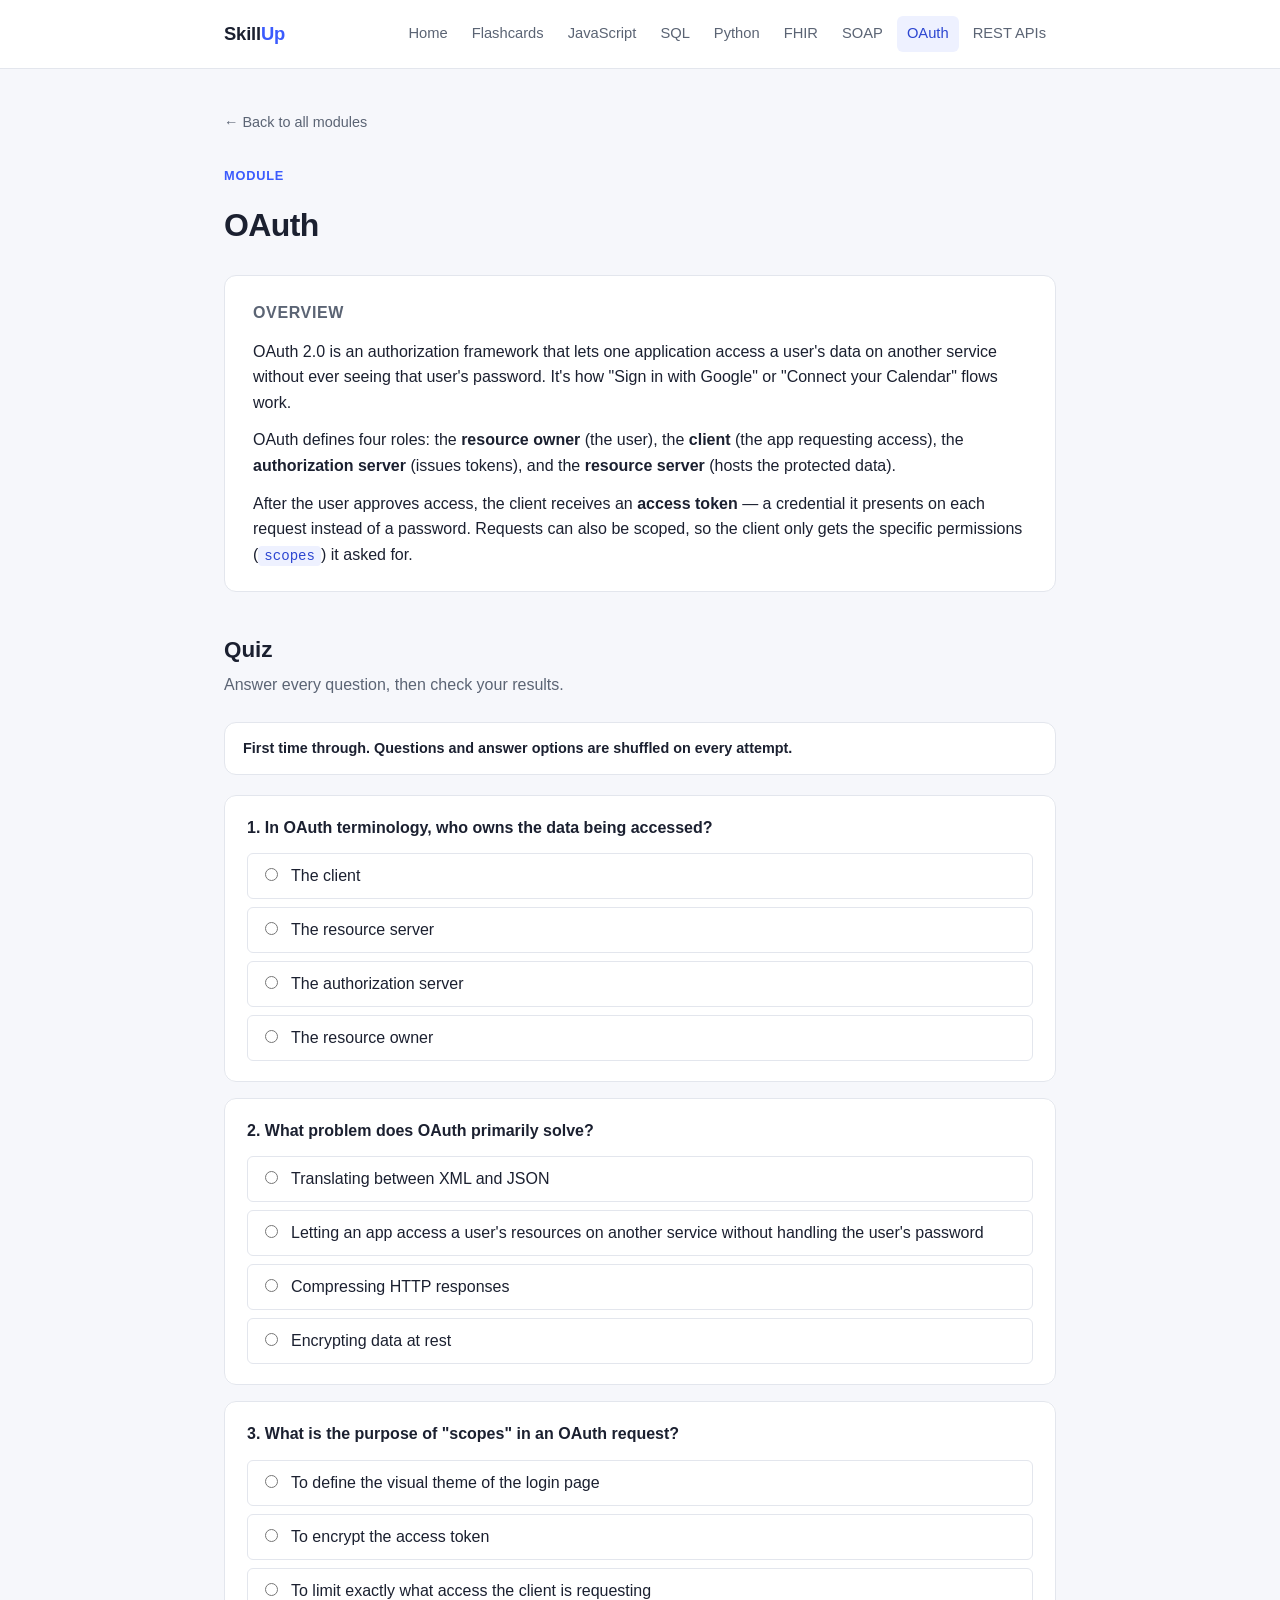
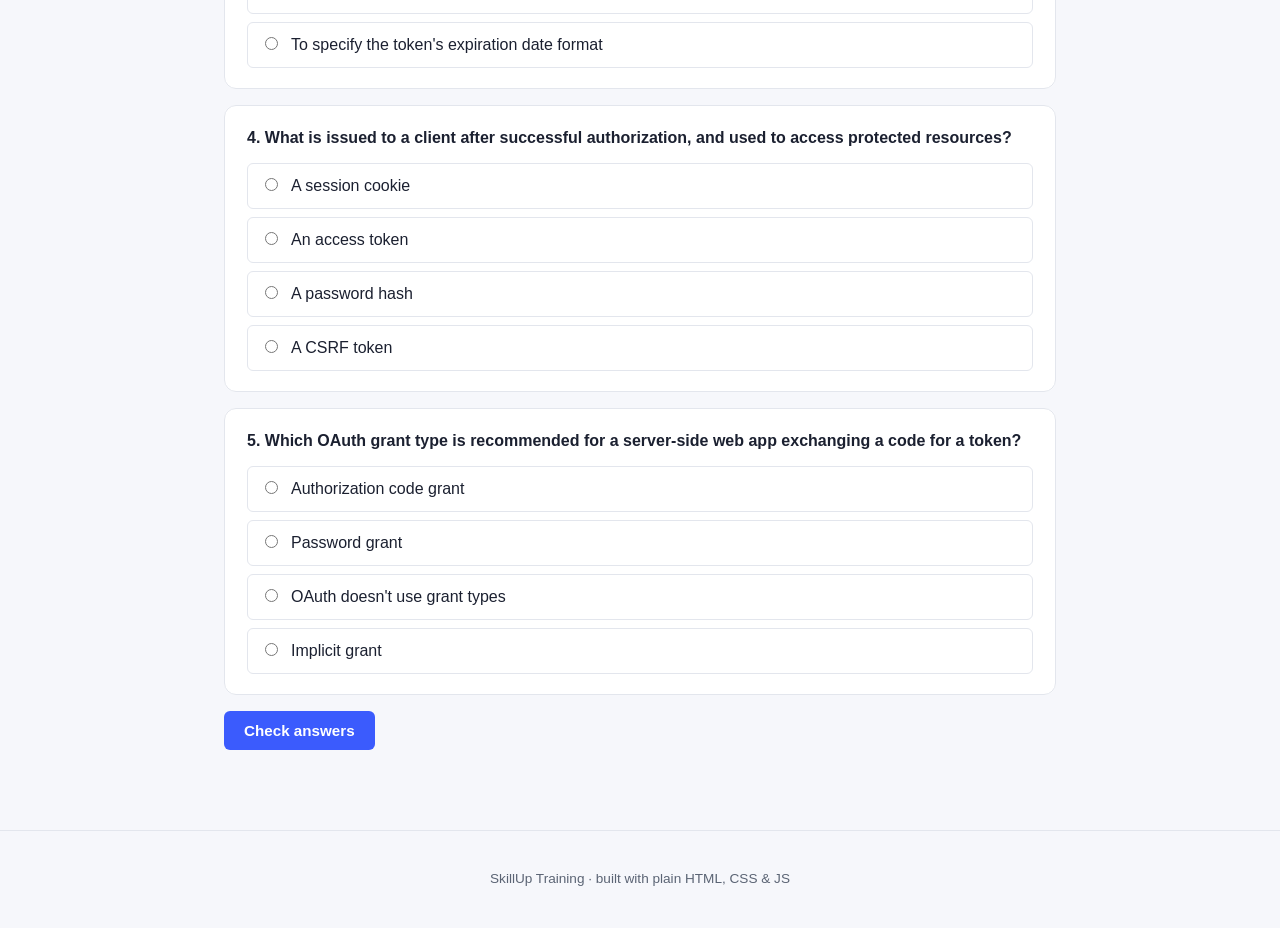
<file: modules/oauth.html>
<!DOCTYPE html>
<html lang="en">
<head>
  <meta charset="UTF-8" />
  <meta name="viewport" content="width=device-width, initial-scale=1.0" />
  <title>OAuth — SkillUp</title>
  <link rel="stylesheet" href="../css/styles.css?v=9" />
  <!-- modules.js must load before nav.js: the nav is built from that manifest.
       Deferred scripts run in document order, so tag order guarantees it. -->
  <script src="../js/modules.js?v=9" defer></script>
  <script src="../js/nav.js?v=9" defer></script>
</head>
<body>

  <!-- Filled in by js/nav.js. The <noscript> is the no-JS fallback. -->
  <header class="site-header" data-site-header>
    <noscript>
      <div class="header-inner">
        <a class="brand" href="../index.html">Skill<span>Up</span></a>
        <nav class="site-nav"><a href="../index.html">All modules</a></nav>
      </div>
    </noscript>
  </header>

  <main>
    <a class="back-link" href="../index.html">&larr; Back to all modules</a>

    <div class="module-header">
      <p class="kicker">Module</p>
      <h1>OAuth</h1>
    </div>

    <section class="intro">
      <h2>Overview</h2>
      <p>OAuth 2.0 is an authorization framework that lets one application access a user's data on another service without ever seeing that user's password. It's how "Sign in with Google" or "Connect your Calendar" flows work.</p>
      <p>OAuth defines four roles: the <strong>resource owner</strong> (the user), the <strong>client</strong> (the app requesting access), the <strong>authorization server</strong> (issues tokens), and the <strong>resource server</strong> (hosts the protected data).</p>
      <p>After the user approves access, the client receives an <strong>access token</strong> — a credential it presents on each request instead of a password. Requests can also be scoped, so the client only gets the specific permissions (<code>scopes</code>) it asked for.</p>
    </section>

    <section class="quiz-section">
      <h2>Quiz</h2>
      <p class="quiz-intro">Answer every question, then check your results.</p>
      <div id="quiz"></div>
    </section>
  </main>

  <footer class="site-footer">
    <p>SkillUp Training &middot; built with plain HTML, CSS &amp; JS</p>
  </footer>

  <!-- Load order matters: storage layer, then engine, then this module's data. -->
  <script src="../js/progress.js?v=9"></script>
  <script src="../js/quiz.js?v=9"></script>
  <script src="../js/data/oauth.js?v=9"></script>
  <script>
    initQuiz("quiz", "oauth");
  </script>
</body>
</html>
</file>
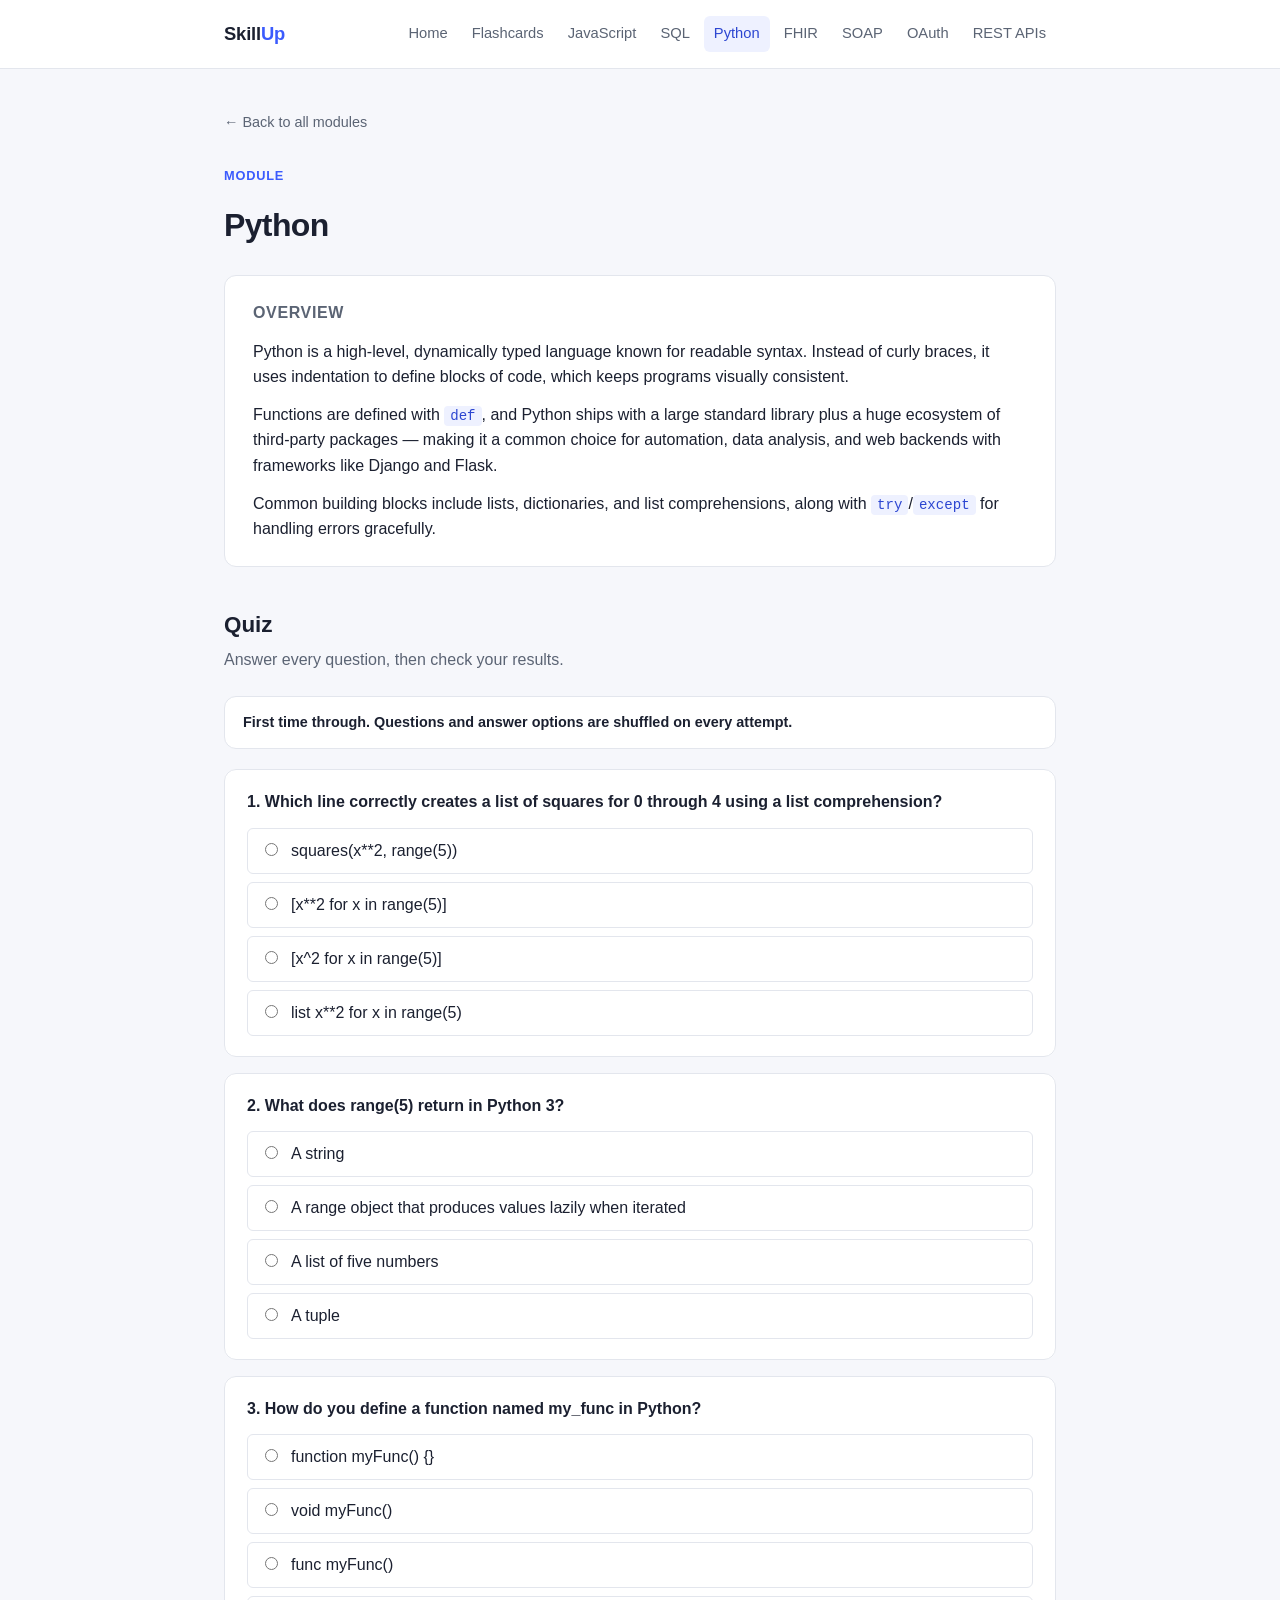
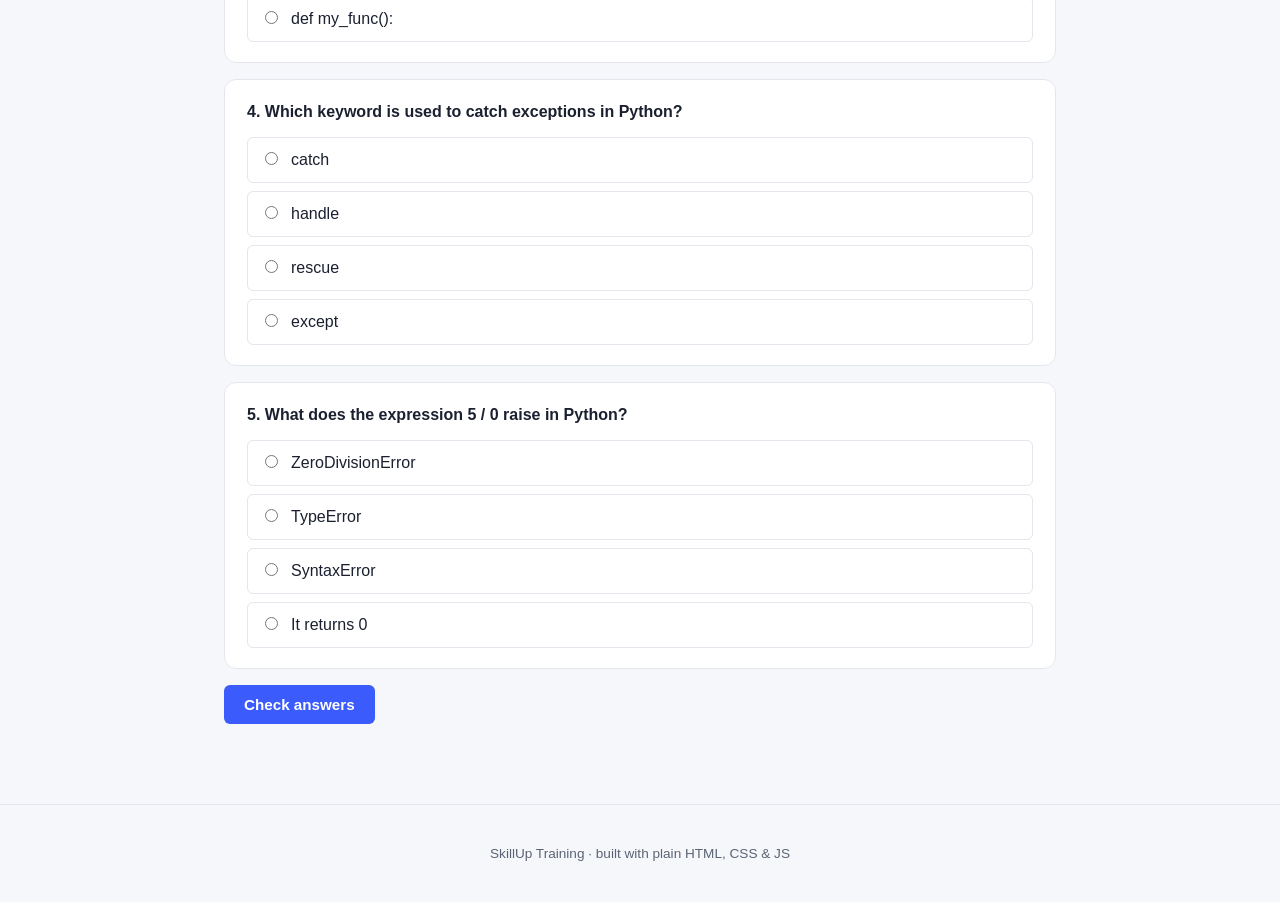
<file: modules/python.html>
<!DOCTYPE html>
<html lang="en">
<head>
  <meta charset="UTF-8" />
  <meta name="viewport" content="width=device-width, initial-scale=1.0" />
  <title>Python — SkillUp</title>
  <link rel="stylesheet" href="../css/styles.css?v=9" />
  <!-- modules.js must load before nav.js: the nav is built from that manifest.
       Deferred scripts run in document order, so tag order guarantees it. -->
  <script src="../js/modules.js?v=9" defer></script>
  <script src="../js/nav.js?v=9" defer></script>
</head>
<body>

  <!-- Filled in by js/nav.js. The <noscript> is the no-JS fallback. -->
  <header class="site-header" data-site-header>
    <noscript>
      <div class="header-inner">
        <a class="brand" href="../index.html">Skill<span>Up</span></a>
        <nav class="site-nav"><a href="../index.html">All modules</a></nav>
      </div>
    </noscript>
  </header>

  <main>
    <a class="back-link" href="../index.html">&larr; Back to all modules</a>

    <div class="module-header">
      <p class="kicker">Module</p>
      <h1>Python</h1>
    </div>

    <section class="intro">
      <h2>Overview</h2>
      <p>Python is a high-level, dynamically typed language known for readable syntax. Instead of curly braces, it uses indentation to define blocks of code, which keeps programs visually consistent.</p>
      <p>Functions are defined with <code>def</code>, and Python ships with a large standard library plus a huge ecosystem of third-party packages — making it a common choice for automation, data analysis, and web backends with frameworks like Django and Flask.</p>
      <p>Common building blocks include lists, dictionaries, and list comprehensions, along with <code>try</code>/<code>except</code> for handling errors gracefully.</p>
    </section>

    <section class="quiz-section">
      <h2>Quiz</h2>
      <p class="quiz-intro">Answer every question, then check your results.</p>
      <div id="quiz"></div>
    </section>
  </main>

  <footer class="site-footer">
    <p>SkillUp Training &middot; built with plain HTML, CSS &amp; JS</p>
  </footer>

  <!-- Load order matters: storage layer, then engine, then this module's data. -->
  <script src="../js/progress.js?v=9"></script>
  <script src="../js/quiz.js?v=9"></script>
  <script src="../js/data/python.js?v=9"></script>
  <script>
    initQuiz("quiz", "python");
  </script>
</body>
</html>
</file>
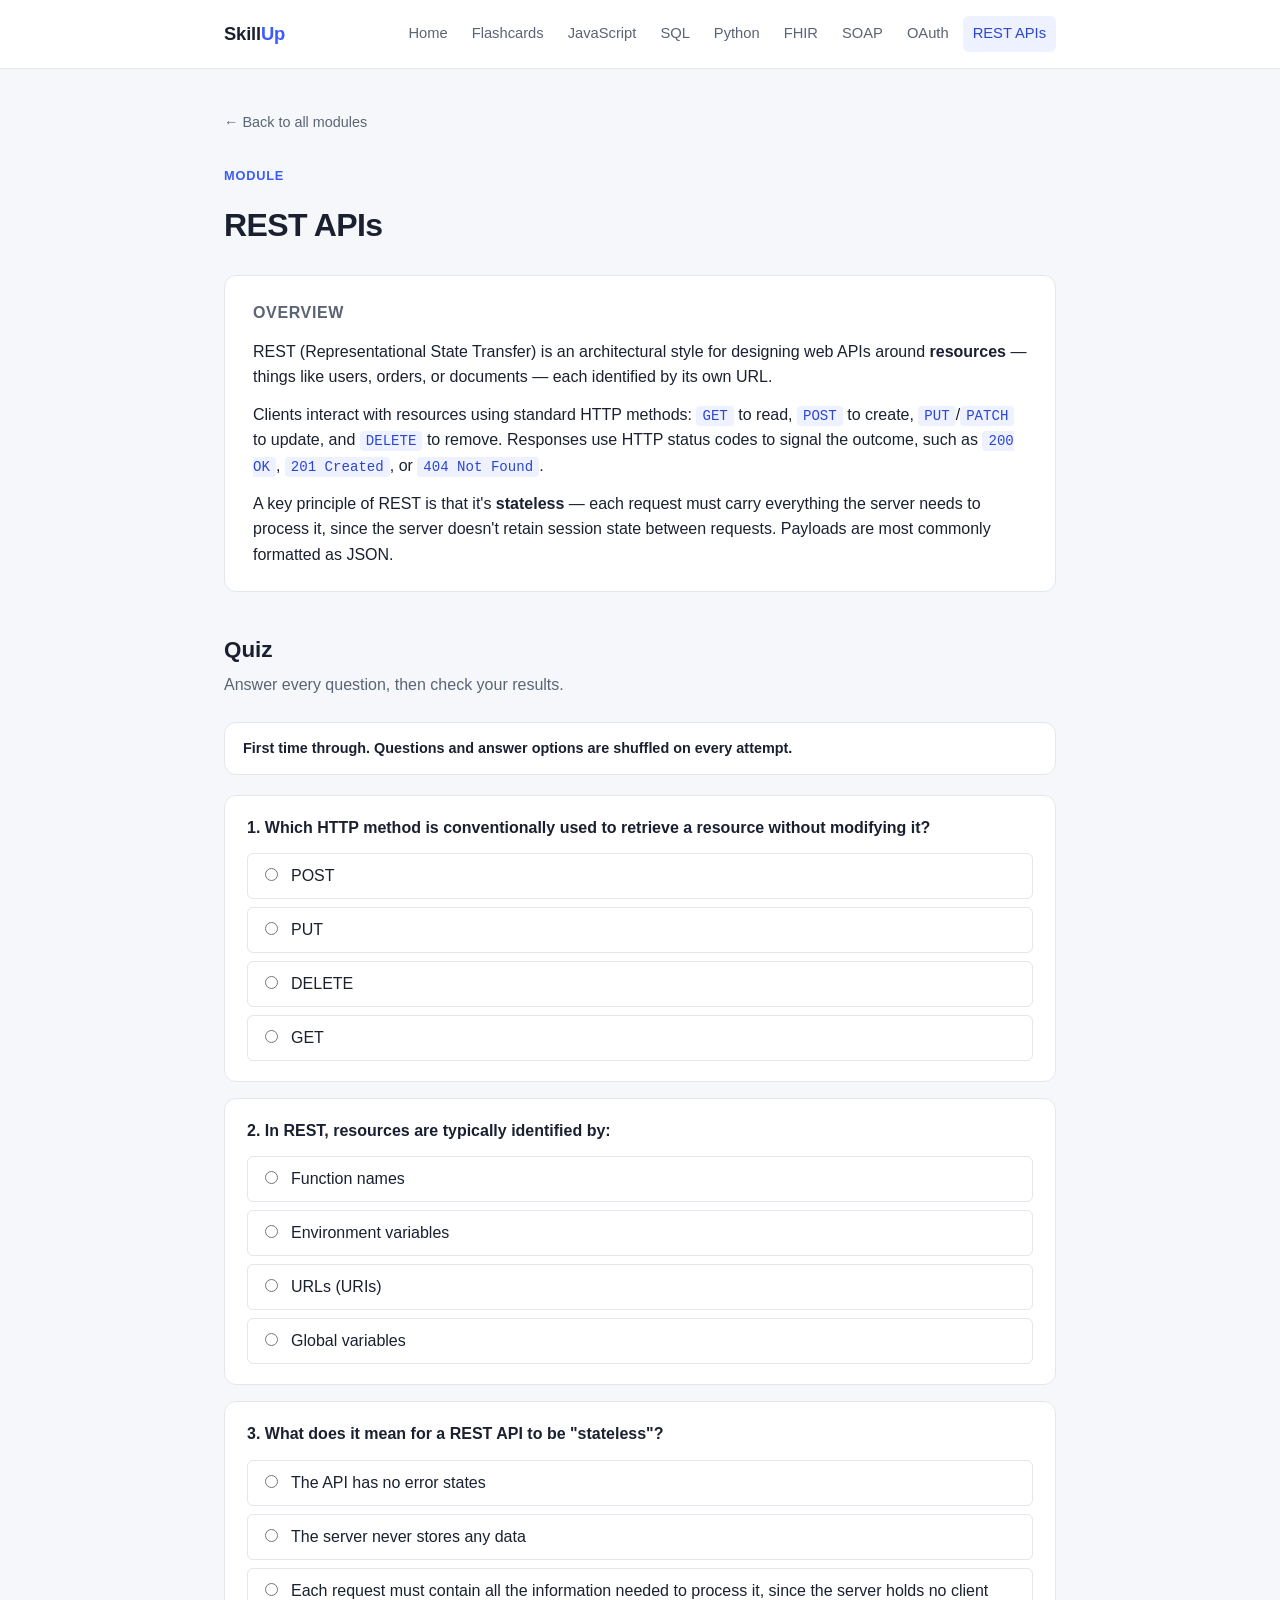
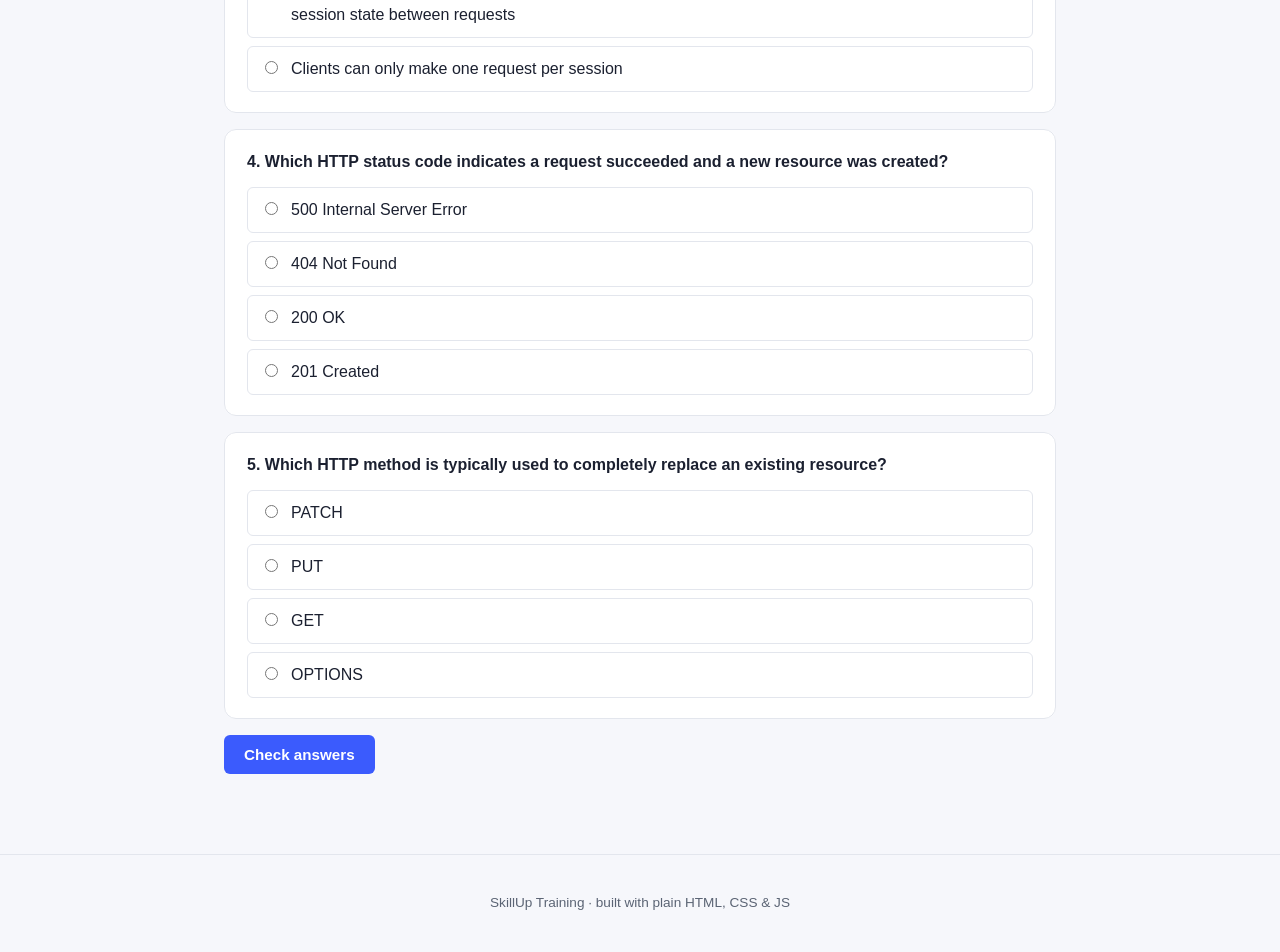
<file: modules/rest-apis.html>
<!DOCTYPE html>
<html lang="en">
<head>
  <meta charset="UTF-8" />
  <meta name="viewport" content="width=device-width, initial-scale=1.0" />
  <title>REST APIs — SkillUp</title>
  <link rel="stylesheet" href="../css/styles.css?v=9" />
  <!-- modules.js must load before nav.js: the nav is built from that manifest.
       Deferred scripts run in document order, so tag order guarantees it. -->
  <script src="../js/modules.js?v=9" defer></script>
  <script src="../js/nav.js?v=9" defer></script>
</head>
<body>

  <!-- Filled in by js/nav.js. The <noscript> is the no-JS fallback. -->
  <header class="site-header" data-site-header>
    <noscript>
      <div class="header-inner">
        <a class="brand" href="../index.html">Skill<span>Up</span></a>
        <nav class="site-nav"><a href="../index.html">All modules</a></nav>
      </div>
    </noscript>
  </header>

  <main>
    <a class="back-link" href="../index.html">&larr; Back to all modules</a>

    <div class="module-header">
      <p class="kicker">Module</p>
      <h1>REST APIs</h1>
    </div>

    <section class="intro">
      <h2>Overview</h2>
      <p>REST (Representational State Transfer) is an architectural style for designing web APIs around <strong>resources</strong> — things like users, orders, or documents — each identified by its own URL.</p>
      <p>Clients interact with resources using standard HTTP methods: <code>GET</code> to read, <code>POST</code> to create, <code>PUT</code>/<code>PATCH</code> to update, and <code>DELETE</code> to remove. Responses use HTTP status codes to signal the outcome, such as <code>200 OK</code>, <code>201 Created</code>, or <code>404 Not Found</code>.</p>
      <p>A key principle of REST is that it's <strong>stateless</strong> — each request must carry everything the server needs to process it, since the server doesn't retain session state between requests. Payloads are most commonly formatted as JSON.</p>
    </section>

    <section class="quiz-section">
      <h2>Quiz</h2>
      <p class="quiz-intro">Answer every question, then check your results.</p>
      <div id="quiz"></div>
    </section>
  </main>

  <footer class="site-footer">
    <p>SkillUp Training &middot; built with plain HTML, CSS &amp; JS</p>
  </footer>

  <!-- Load order matters: storage layer, then engine, then this module's data. -->
  <script src="../js/progress.js?v=9"></script>
  <script src="../js/quiz.js?v=9"></script>
  <script src="../js/data/rest-apis.js?v=9"></script>
  <script>
    initQuiz("quiz", "rest-apis");
  </script>
</body>
</html>
</file>
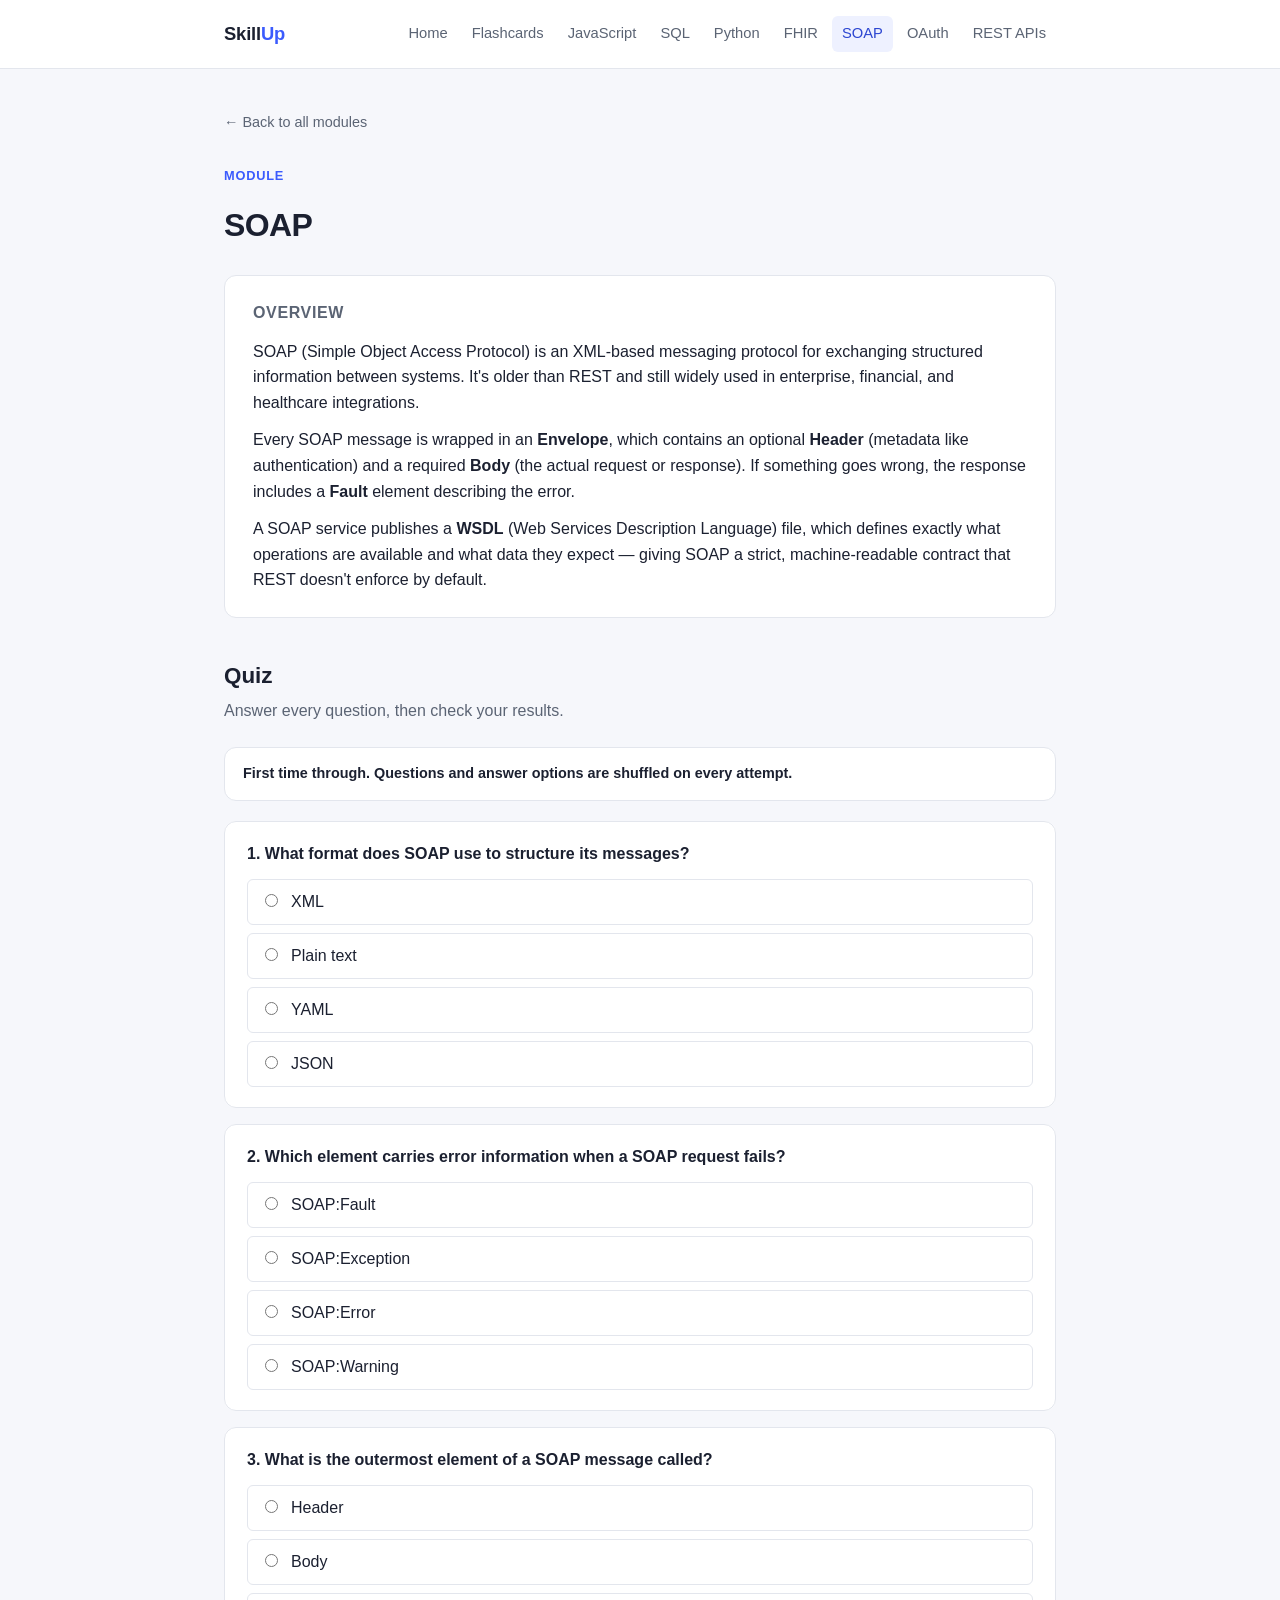
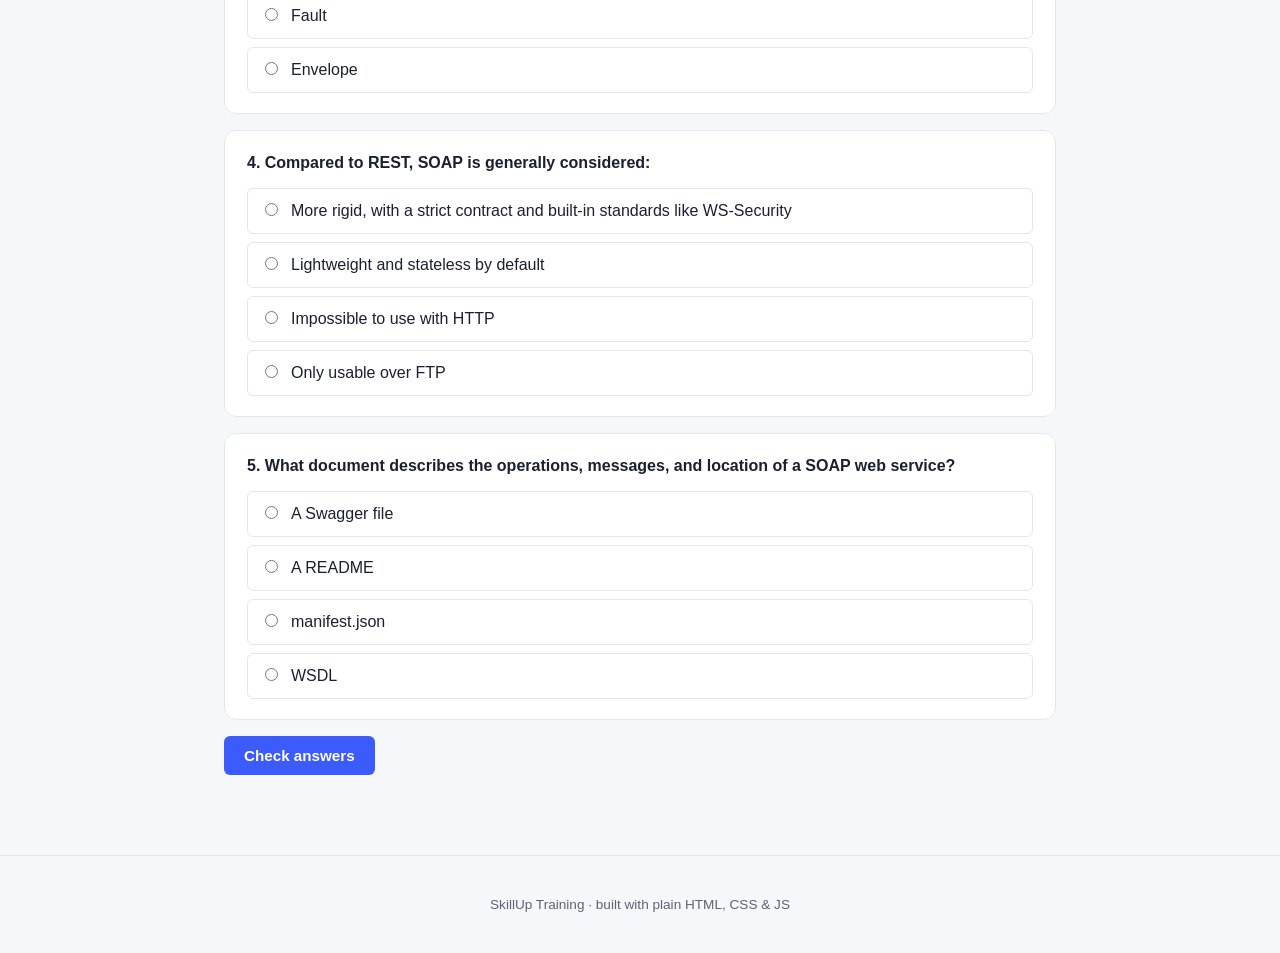
<file: modules/soap.html>
<!DOCTYPE html>
<html lang="en">
<head>
  <meta charset="UTF-8" />
  <meta name="viewport" content="width=device-width, initial-scale=1.0" />
  <title>SOAP — SkillUp</title>
  <link rel="stylesheet" href="../css/styles.css?v=9" />
  <!-- modules.js must load before nav.js: the nav is built from that manifest.
       Deferred scripts run in document order, so tag order guarantees it. -->
  <script src="../js/modules.js?v=9" defer></script>
  <script src="../js/nav.js?v=9" defer></script>
</head>
<body>

  <!-- Filled in by js/nav.js. The <noscript> is the no-JS fallback. -->
  <header class="site-header" data-site-header>
    <noscript>
      <div class="header-inner">
        <a class="brand" href="../index.html">Skill<span>Up</span></a>
        <nav class="site-nav"><a href="../index.html">All modules</a></nav>
      </div>
    </noscript>
  </header>

  <main>
    <a class="back-link" href="../index.html">&larr; Back to all modules</a>

    <div class="module-header">
      <p class="kicker">Module</p>
      <h1>SOAP</h1>
    </div>

    <section class="intro">
      <h2>Overview</h2>
      <p>SOAP (Simple Object Access Protocol) is an XML-based messaging protocol for exchanging structured information between systems. It's older than REST and still widely used in enterprise, financial, and healthcare integrations.</p>
      <p>Every SOAP message is wrapped in an <strong>Envelope</strong>, which contains an optional <strong>Header</strong> (metadata like authentication) and a required <strong>Body</strong> (the actual request or response). If something goes wrong, the response includes a <strong>Fault</strong> element describing the error.</p>
      <p>A SOAP service publishes a <strong>WSDL</strong> (Web Services Description Language) file, which defines exactly what operations are available and what data they expect — giving SOAP a strict, machine-readable contract that REST doesn't enforce by default.</p>
    </section>

    <section class="quiz-section">
      <h2>Quiz</h2>
      <p class="quiz-intro">Answer every question, then check your results.</p>
      <div id="quiz"></div>
    </section>
  </main>

  <footer class="site-footer">
    <p>SkillUp Training &middot; built with plain HTML, CSS &amp; JS</p>
  </footer>

  <!-- Load order matters: storage layer, then engine, then this module's data. -->
  <script src="../js/progress.js?v=9"></script>
  <script src="../js/quiz.js?v=9"></script>
  <script src="../js/data/soap.js?v=9"></script>
  <script>
    initQuiz("quiz", "soap");
  </script>
</body>
</html>
</file>
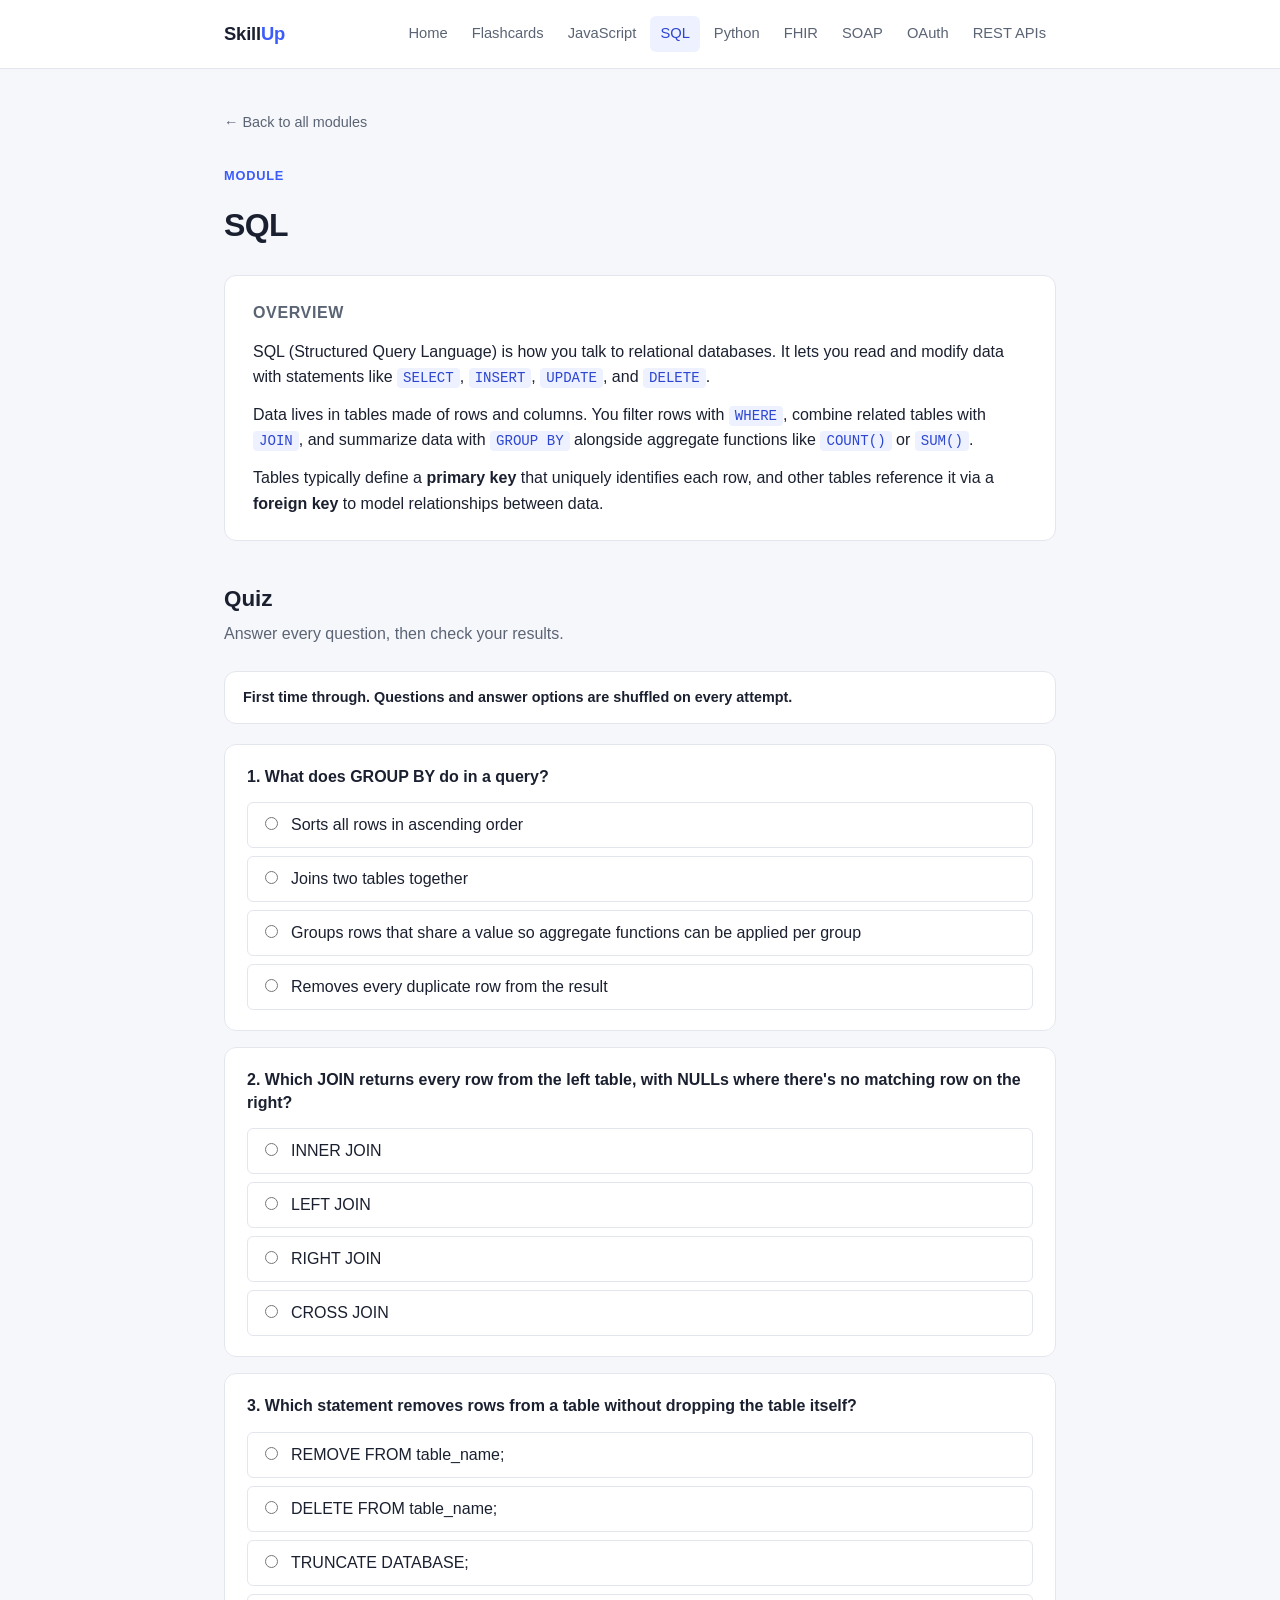
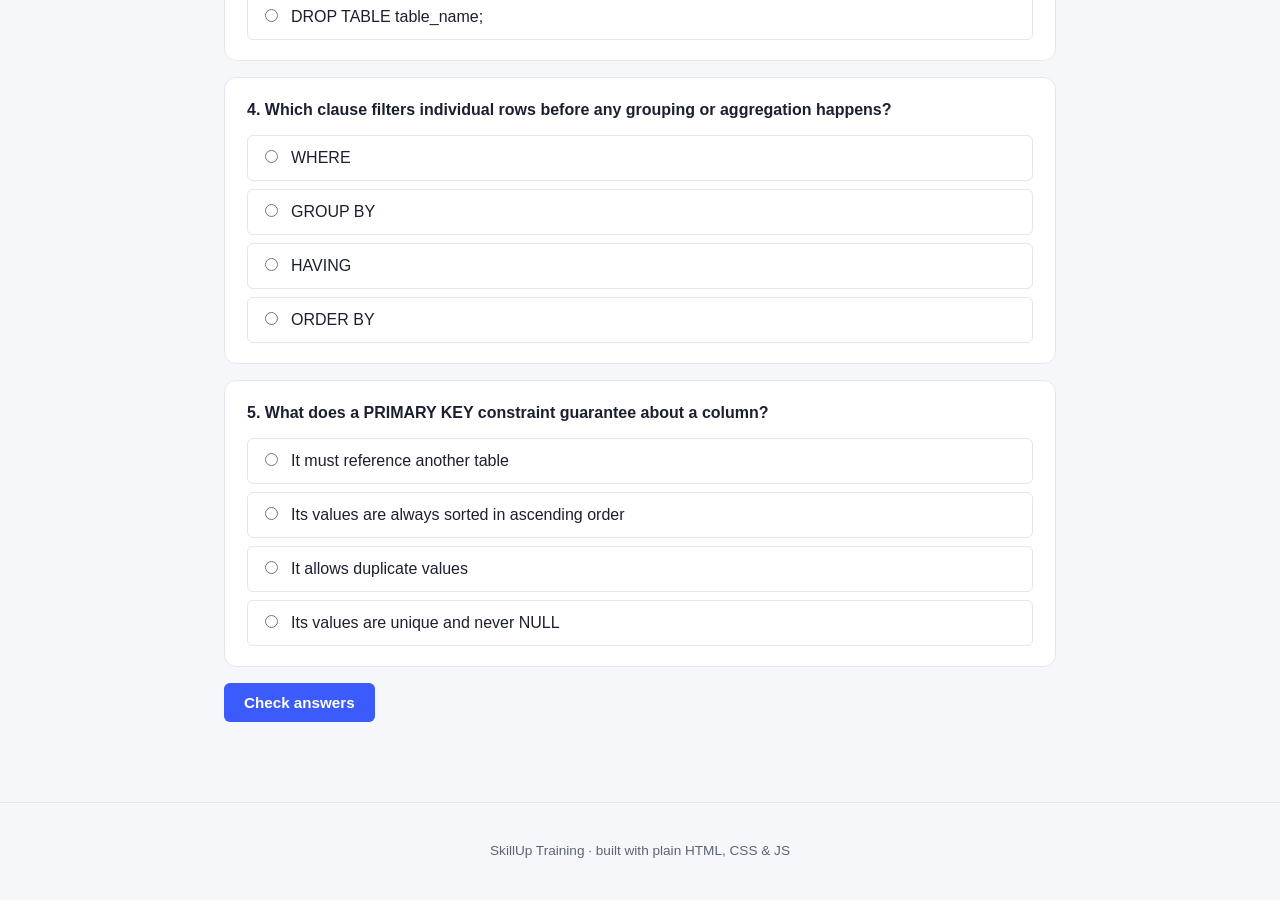
<file: modules/sql.html>
<!DOCTYPE html>
<html lang="en">
<head>
  <meta charset="UTF-8" />
  <meta name="viewport" content="width=device-width, initial-scale=1.0" />
  <title>SQL — SkillUp</title>
  <link rel="stylesheet" href="../css/styles.css?v=9" />
  <!-- modules.js must load before nav.js: the nav is built from that manifest.
       Deferred scripts run in document order, so tag order guarantees it. -->
  <script src="../js/modules.js?v=9" defer></script>
  <script src="../js/nav.js?v=9" defer></script>
</head>
<body>

  <!-- Filled in by js/nav.js. The <noscript> is the no-JS fallback. -->
  <header class="site-header" data-site-header>
    <noscript>
      <div class="header-inner">
        <a class="brand" href="../index.html">Skill<span>Up</span></a>
        <nav class="site-nav"><a href="../index.html">All modules</a></nav>
      </div>
    </noscript>
  </header>

  <main>
    <a class="back-link" href="../index.html">&larr; Back to all modules</a>

    <div class="module-header">
      <p class="kicker">Module</p>
      <h1>SQL</h1>
    </div>

    <section class="intro">
      <h2>Overview</h2>
      <p>SQL (Structured Query Language) is how you talk to relational databases. It lets you read and modify data with statements like <code>SELECT</code>, <code>INSERT</code>, <code>UPDATE</code>, and <code>DELETE</code>.</p>
      <p>Data lives in tables made of rows and columns. You filter rows with <code>WHERE</code>, combine related tables with <code>JOIN</code>, and summarize data with <code>GROUP BY</code> alongside aggregate functions like <code>COUNT()</code> or <code>SUM()</code>.</p>
      <p>Tables typically define a <strong>primary key</strong> that uniquely identifies each row, and other tables reference it via a <strong>foreign key</strong> to model relationships between data.</p>
    </section>

    <section class="quiz-section">
      <h2>Quiz</h2>
      <p class="quiz-intro">Answer every question, then check your results.</p>
      <div id="quiz"></div>
    </section>
  </main>

  <footer class="site-footer">
    <p>SkillUp Training &middot; built with plain HTML, CSS &amp; JS</p>
  </footer>

  <!-- Load order matters: storage layer, then engine, then this module's data. -->
  <script src="../js/progress.js?v=9"></script>
  <script src="../js/quiz.js?v=9"></script>
  <script src="../js/data/sql.js?v=9"></script>
  <script>
    initQuiz("quiz", "sql");
  </script>
</body>
</html>
</file>
<file: css/styles.css>
/* ==========================================================================
   SkillUp — shared stylesheet
   Design tokens live in :root — tweak these first to re-theme the site.
   ========================================================================== */

:root {
  --bg: #f6f7fb;
  --surface: #ffffff;
  --text: #1b2030;
  --text-muted: #5b6474;
  --border: #e3e6ed;
  --accent: #3b5bfd;
  --accent-dark: #2c46d1;
  --accent-soft: #eef1ff;
  --success: #1f9d55;
  --success-soft: #e9f9ef;
  --error: #d6455a;
  --error-soft: #fdecee;
  --radius-sm: 6px;
  --radius: 12px;
  --radius-lg: 18px;
  --shadow: 0 1px 2px rgba(20, 24, 40, 0.04), 0 8px 24px rgba(20, 24, 40, 0.06);
  --max-width: 880px;
  --font: -apple-system, BlinkMacSystemFont, "Segoe UI", Roboto, Helvetica, Arial, sans-serif;
  --font-mono: "SFMono-Regular", Consolas, "Liberation Mono", Menlo, monospace;
}

* {
  box-sizing: border-box;
}

html {
  scroll-behavior: smooth;
}

body {
  margin: 0;
  font-family: var(--font);
  background: var(--bg);
  color: var(--text);
  line-height: 1.6;
  -webkit-font-smoothing: antialiased;
}

img {
  max-width: 100%;
}

a {
  color: var(--accent);
  text-decoration: none;
}

a:hover {
  text-decoration: underline;
}

/* ---------- layout ---------- */

.site-header {
  border-bottom: 1px solid var(--border);
  background: var(--surface);
  position: sticky;
  top: 0;
  z-index: 10;
}

.site-header .header-inner {
  max-width: var(--max-width);
  margin: 0 auto;
  padding: 16px 24px;
  display: flex;
  align-items: center;
  justify-content: space-between;
  gap: 16px;
  flex-wrap: wrap;
}

.brand {
  font-weight: 700;
  font-size: 1.15rem;
  color: var(--text);
  letter-spacing: -0.01em;
}

.brand:hover {
  text-decoration: none;
  opacity: 0.85;
}

.brand span {
  color: var(--accent);
}

.site-nav {
  display: flex;
  flex-wrap: wrap;
  gap: 4px;
}

.site-nav a {
  color: var(--text-muted);
  font-size: 0.92rem;
  font-weight: 500;
  padding: 6px 10px;
  border-radius: var(--radius-sm);
}

.site-nav a:hover {
  background: var(--accent-soft);
  color: var(--accent-dark);
  text-decoration: none;
}

.site-nav a[aria-current="page"] {
  background: var(--accent-soft);
  color: var(--accent-dark);
}

main {
  max-width: var(--max-width);
  margin: 0 auto;
  padding: 40px 24px 80px;
}

.site-footer {
  border-top: 1px solid var(--border);
  padding: 24px;
  text-align: center;
  color: var(--text-muted);
  font-size: 0.85rem;
}

/* ---------- home page ---------- */

.hero {
  padding: 48px 0 40px;
  text-align: center;
}

.hero h1 {
  font-size: 2.25rem;
  margin: 0 0 12px;
  letter-spacing: -0.02em;
}

.hero p {
  color: var(--text-muted);
  font-size: 1.1rem;
  max-width: 560px;
  margin: 0 auto;
}

.module-grid {
  display: grid;
  grid-template-columns: repeat(auto-fit, minmax(230px, 1fr));
  gap: 16px;
  margin-top: 16px;
}

.module-card {
  background: var(--surface);
  border: 1px solid var(--border);
  border-radius: var(--radius);
  padding: 22px;
  display: flex;
  flex-direction: column;
  gap: 10px;
  color: var(--text);
  transition: transform 0.15s ease, box-shadow 0.15s ease, border-color 0.15s ease;
}

.module-card:hover {
  text-decoration: none;
  transform: translateY(-2px);
  box-shadow: var(--shadow);
  border-color: var(--accent);
}

/* Base badge — the shared look. Size is set by the context that uses it, so a
   badge always has a FIXED width and never sizes to its own text; otherwise
   "JS" and "FHIR" come out different widths and the labels beside them fail to
   line up down a column. */
.badge {
  display: inline-flex;
  align-items: center;
  justify-content: center;
  background: var(--accent-soft);
  color: var(--accent-dark);
  font-weight: 700;
  border-radius: 8px;
  flex: none;
}

.module-card .go {
  margin-top: auto;
  padding-top: 4px;
  font-size: 0.85rem;
  font-weight: 600;
  color: var(--accent);
}

/* ==========================================================================
   dashboard (js/dashboard.js)

   Conventions borrowed from the site's own tokens:
     mastered    -> --success  (validated: ΔE 30.1 vs accent under deuteranopia)
     in progress -> --accent
     not started -> no fill, neutral track only

   Colour encodes STATE, never magnitude — the bar's length already carries the
   value, and colouring it darker-because-longer would say the same thing twice.
   Every meter is paired with its score in text, so colour is never the only
   way to read a row.
   ========================================================================== */

.dash-section {
  margin-bottom: 40px;
}

.dash-heading {
  font-size: 1rem;
  text-transform: uppercase;
  letter-spacing: 0.04em;
  color: var(--text-muted);
  margin: 0 0 4px;
}

.dash-subhead {
  margin: 0 0 16px;
  color: var(--text-muted);
  font-size: 0.9rem;
}

.dash-heading + [data-dash-modules],
.dash-heading + [data-dash-recent],
.dash-heading + [data-dash-review] {
  margin-top: 16px;
}

.dash-storage-warning {
  background: var(--error-soft);
  border: 1px solid var(--error);
  border-radius: var(--radius);
  padding: 14px 18px;
  font-size: 0.9rem;
  margin: 0 0 28px;
}

/* ---------- hero figure: exactly one per view ---------- */

.dash-hero {
  background: var(--surface);
  border: 1px solid var(--border);
  border-radius: var(--radius-lg);
  padding: 32px 28px;
  text-align: center;
  margin-bottom: 16px;
}

.dash-hero-value {
  /* Proportional figures, not tabular: at display sizes tabular-nums gives
     every digit the width of a zero, which makes a number look loose. */
  font-size: 3.5rem;
  line-height: 1;
  font-weight: 700;
  letter-spacing: -0.03em;
  color: var(--accent);
  margin: 0;
}

.dash-hero-label {
  margin: 8px 0 0;
  font-size: 1.05rem;
  font-weight: 600;
}

.dash-hero-sub {
  margin: 6px 0 0;
  color: var(--text-muted);
  font-size: 0.85rem;
}

/* ---------- supporting stat tiles ---------- */

.dash-tiles {
  display: grid;
  grid-template-columns: repeat(auto-fit, minmax(150px, 1fr));
  gap: 12px;
}

.dash-tile {
  background: var(--surface);
  border: 1px solid var(--border);
  border-radius: var(--radius);
  padding: 18px 20px;
}

.dash-tile-value {
  margin: 0;
  font-size: 1.75rem;
  font-weight: 700;
  line-height: 1.1;
  letter-spacing: -0.02em;
}

.dash-tile-label {
  margin: 4px 0 0;
  color: var(--text-muted);
  font-size: 0.85rem;
}

/* ---------- per-module meter rows ---------- */

.dash-modules {
  display: flex;
  flex-direction: column;
  gap: 10px;
}

.dash-row {
  display: flex;
  align-items: flex-start;
  gap: 16px;
  background: var(--surface);
  border: 1px solid var(--border);
  border-radius: var(--radius);
  padding: 16px 18px;
  color: var(--text);
  transition: border-color 0.15s ease, box-shadow 0.15s ease;
}

.dash-row:hover {
  text-decoration: none;
  border-color: var(--accent);
  box-shadow: var(--shadow);
}

/* Fixed width so every module title starts at the same x, whatever the badge
   text is ("JS" vs "FHIR"). */
.dash-row .badge {
  width: 52px;
  height: 26px;
  border-radius: 6px;
  font-size: 0.7rem;
  letter-spacing: 0.02em;
  margin-top: 1px;
}

.dash-row-body {
  flex: 1;
  min-width: 0; /* lets long titles wrap instead of forcing the row wider */
}

.dash-row-head {
  display: flex;
  justify-content: space-between;
  align-items: baseline;
  gap: 12px;
  margin-bottom: 8px;
}

.dash-row-title {
  font-weight: 600;
}

.dash-row-value {
  /* tabular-nums IS right here: these align down a column of rows. */
  font-variant-numeric: tabular-nums;
  font-size: 0.88rem;
  color: var(--text-muted);
  white-space: nowrap;
}

/*
   The meter. Thin (8px, well under the 24px cap), square at the baseline where
   it starts and 4px-rounded at the data end. The track is a lighter step of the
   fill's own hue so the state reads across the whole bar, not just the filled
   part. No border around the fill — the track provides the separation.
*/
.dash-meter {
  height: 8px;
  border-radius: 4px;
  background: var(--border);
  overflow: hidden;
}

.dash-meter-fill {
  height: 100%;
  width: 0;
  border-radius: 0 4px 4px 0;
  background: var(--accent);
  transition: width 0.3s ease;
}

.dash-meter.is-mastered {
  background: var(--success-soft);
}

.dash-meter.is-mastered .dash-meter-fill {
  background: var(--success);
}

.dash-meter.is-progress {
  background: var(--accent-soft);
}

.dash-meter.is-progress .dash-meter-fill {
  background: var(--accent);
}

.dash-row-foot {
  display: flex;
  align-items: center;
  gap: 10px;
  margin-top: 8px;
}

.dash-row-meta {
  font-size: 0.82rem;
  color: var(--text-muted);
}

/* ---------- tables (recent attempts, questions to review) ---------- */

.dash-table {
  width: 100%;
  border-collapse: collapse;
  background: var(--surface);
  border: 1px solid var(--border);
  border-radius: var(--radius);
  overflow: hidden;
  font-size: 0.9rem;
}

.dash-table th {
  text-align: left;
  font-size: 0.75rem;
  text-transform: uppercase;
  letter-spacing: 0.05em;
  color: var(--text-muted);
  padding: 12px 16px;
  border-bottom: 1px solid var(--border);
  white-space: nowrap;
}

.dash-table td {
  padding: 12px 16px;
  border-bottom: 1px solid var(--border);
  vertical-align: top;
}

.dash-table tbody tr:last-child td {
  border-bottom: none;
}

.dash-cell-when {
  color: var(--text-muted);
  white-space: nowrap;
}

.dash-cell-num {
  font-variant-numeric: tabular-nums;
  white-space: nowrap;
}

.dash-cell-question {
  min-width: 220px;
}

.dash-pill {
  display: inline-block;
  padding: 2px 10px;
  border-radius: 999px;
  font-size: 0.78rem;
  font-weight: 600;
  white-space: nowrap;
}

.dash-pill.is-pass {
  background: var(--success-soft);
  color: var(--success);
}

.dash-pill.is-fail {
  background: var(--error-soft);
  color: var(--error);
}

.dash-note {
  margin: 10px 0 0;
  font-size: 0.82rem;
  color: var(--text-muted);
}

.dash-empty {
  background: var(--surface);
  border: 1px solid var(--border);
  border-radius: var(--radius);
  padding: 28px;
  text-align: center;
}

.dash-empty h2 {
  margin: 0 0 6px;
  font-size: 1.15rem;
}

.dash-empty p {
  margin: 0 0 18px;
  color: var(--text-muted);
}

/* Wide tables scroll inside their own container rather than pushing the page
   sideways on a narrow screen. */
@media (max-width: 620px) {
  [data-dash-recent],
  [data-dash-review] {
    overflow-x: auto;
  }

  .dash-row-head {
    flex-direction: column;
    gap: 2px;
  }
}

/* ==========================================================================
   home module cards — status layer (js/home.js)

   Three states, each carried by colour AND a text label AND the bar, so the
   state is never colour-only:
     .is-none      not started    grey, empty track
     .is-progress  attempted      blue, partial bar
     .is-mastered  >= 80%         green, full bar + badge
   ========================================================================== */

.module-card-head {
  display: flex;
  align-items: center;
  gap: 12px;
}

.module-card-head h2 {
  margin: 0;
  font-size: 1.1rem;
}

.module-card .badge {
  width: 40px;
  height: 40px;
  border-radius: 10px;
  font-size: 0.95rem;
}

.module-blurb {
  margin: 0;
  color: var(--text-muted);
  font-size: 0.92rem;
}

.module-status-row {
  display: flex;
  align-items: center;
  gap: 8px;
  flex-wrap: wrap;
  margin-top: auto; /* pin the status block to the bottom of the card */
  padding-top: 4px;
}

.module-status {
  font-size: 0.85rem;
  font-weight: 600;
  color: var(--text-muted);
}

.module-card.is-progress .module-status {
  color: var(--accent-dark);
}

.module-card.is-mastered .module-status {
  color: var(--success);
}

.module-meter {
  height: 6px;
  border-radius: 3px;
  background: var(--border);
  overflow: hidden;
}

.module-meter-fill {
  height: 100%;
  width: 0;
  border-radius: 0 3px 3px 0;
  background: var(--accent);
}

.module-card.is-progress .module-meter {
  background: var(--accent-soft);
}

.module-card.is-mastered .module-meter {
  background: var(--success-soft);
}

.module-card.is-mastered .module-meter-fill {
  background: var(--success);
}

.module-when {
  margin: 0;
  font-size: 0.78rem;
  color: var(--text-muted);
}

.module-when-empty {
  opacity: 0.7;
}

/* Backward-looking pointer: rises when things go stale, unlike a completion
   bar which only ever rises when you start something new. */
.home-review {
  margin: 0 0 20px;
  text-align: center;
}

.home-review-link {
  display: inline-block;
  background: var(--accent-soft);
  color: var(--accent-dark);
  border-radius: 999px;
  padding: 8px 18px;
  font-size: 0.9rem;
  font-weight: 600;
}

.home-review-link:hover {
  text-decoration: none;
  background: var(--accent);
  color: #fff;
}

/* ==========================================================================
   lesson content (modules/javascript.html + js/lesson.js)

   The other six modules still use the compact `.intro` card. The JavaScript
   lesson is long enough that one giant card reads as a wall, so each topic is
   its own card with the prose outside them.
   ========================================================================== */

.lesson > h2 {
  font-size: 1rem;
  text-transform: uppercase;
  letter-spacing: 0.04em;
  color: var(--text-muted);
  margin: 0 0 8px;
}

.lesson-lede {
  margin: 0 0 28px;
  color: var(--text-muted);
  max-width: 640px;
}

.lesson-topic {
  background: var(--surface);
  border: 1px solid var(--border);
  border-radius: var(--radius);
  padding: 24px 28px;
  margin-bottom: 20px;
}

.lesson-topic h3 {
  margin: 0 0 14px;
  font-size: 1.15rem;
  letter-spacing: -0.01em;
}

.lesson-topic p {
  margin: 0 0 16px;
  max-width: 660px;
}

.lesson-topic p:last-child {
  margin-bottom: 0;
}

.lesson-note {
  border-left: 3px solid var(--border);
  padding-left: 14px;
  color: var(--text-muted);
  font-size: 0.92rem;
}

/* ---------- runnable examples ---------- */

.lesson-example {
  margin: 0 0 20px;
}

.lesson-example .stage-code {
  margin-bottom: 0;
  border-radius: var(--radius-sm) var(--radius-sm) 0 0;
}

/* The run bar sits flush under the code so the two read as one unit. */
.lesson-run {
  display: flex;
  align-items: center;
  gap: 10px;
  background: var(--bg);
  border: 1px solid var(--border);
  border-top: none;
  border-radius: 0 0 var(--radius-sm) var(--radius-sm);
  padding: 8px 10px;
}

.lesson-run-btn {
  padding: 6px 16px;
  font-size: 0.85rem;
}

.lesson-run-btn:disabled {
  opacity: 0.6;
  cursor: default;
}

.lesson-output {
  margin-top: 10px;
  background: var(--surface);
  border: 1px solid var(--border);
  border-left: 3px solid var(--accent);
  border-radius: var(--radius-sm);
  padding: 12px 14px;
  font-family: var(--font-mono);
  font-size: 0.82rem;
  line-height: 1.6;
  overflow-x: auto;
}

.lesson-output.has-error {
  border-left-color: var(--error);
}

/* `pre-wrap` keeps the spacing an example lines up with, while still wrapping
   a long line instead of forcing the card sideways. */
.lesson-output-line {
  white-space: pre-wrap;
  word-break: break-word;
}

.lesson-output-line.is-error {
  color: var(--error);
}

.lesson-output-line.is-warn {
  color: #a8730a;
}

.lesson-output-line.is-muted {
  color: var(--text-muted);
  font-style: italic;
}

/* ==========================================================================
   staged modules (js/stages.js)
   ========================================================================== */

.stage-picker {
  display: grid;
  grid-template-columns: repeat(auto-fit, minmax(160px, 1fr));
  gap: 10px;
  margin-bottom: 24px;
}

.stage-tab {
  appearance: none;
  font-family: inherit;
  text-align: left;
  background: var(--surface);
  border: 1px solid var(--border);
  border-left-width: 4px;
  border-radius: var(--radius);
  padding: 14px 16px;
  cursor: pointer;
  display: flex;
  flex-direction: column;
  gap: 2px;
  color: var(--text);
  transition: border-color 0.15s ease, box-shadow 0.15s ease;
}

.stage-tab:hover:not(:disabled) {
  border-color: var(--accent);
}

.stage-tab.is-active {
  border-left-color: var(--accent);
  box-shadow: var(--shadow);
}

.stage-tab.is-mastered {
  border-left-color: var(--success);
}

.stage-tab.is-locked {
  cursor: not-allowed;
  opacity: 0.6;
  background: transparent;
}

.stage-tab-step {
  font-size: 0.7rem;
  text-transform: uppercase;
  letter-spacing: 0.06em;
  color: var(--text-muted);
  font-weight: 700;
}

.stage-tab-title {
  font-weight: 600;
  font-size: 1rem;
}

.stage-tab-meta {
  font-size: 0.78rem;
  color: var(--text-muted);
}

.stage-tab.is-mastered .stage-tab-meta {
  color: var(--success);
}

.stage-panel {
  background: transparent;
}

.stage-heading {
  margin: 0 0 4px;
  font-size: 1.25rem;
}

.stage-blurb {
  margin: 0 0 20px;
  color: var(--text-muted);
  max-width: 640px;
}

.stage-locked {
  background: var(--surface);
  border: 1px dashed var(--border);
  border-radius: var(--radius);
  padding: 28px;
  text-align: center;
  color: var(--text-muted);
}

.stage-locked p {
  margin: 0;
}

/* Code snippets inside a question. `pre` keeps the authored newlines; the
   horizontal scroll stops a long line widening the whole card. */
.stage-code {
  background: #1b2030;
  color: #e8ecf7;
  border-radius: var(--radius-sm);
  padding: 14px 16px;
  margin: 0 0 14px;
  overflow-x: auto;
  font-family: var(--font-mono);
  font-size: 0.85rem;
  line-height: 1.55;
}

.stage-code code {
  background: none;
  color: inherit;
  padding: 0;
  font-size: inherit;
  white-space: pre;
}

.stage-result {
  background: var(--surface);
  border: 1px solid var(--border);
  border-left-width: 4px;
  border-radius: var(--radius);
  padding: 20px 22px;
  margin-top: 20px;
}

.stage-result.is-pass {
  border-left-color: var(--success);
  background: var(--success-soft);
}

.stage-result.is-fail {
  border-left-color: var(--error);
  background: var(--error-soft);
}

.stage-result-score {
  margin: 0;
  font-size: 1.4rem;
  font-weight: 700;
  letter-spacing: -0.02em;
}

.stage-result-note {
  margin: 4px 0 0;
  color: var(--text-muted);
  font-size: 0.92rem;
}

.stage-actions {
  display: flex;
  flex-wrap: wrap;
  gap: 10px;
  margin-top: 16px;
}

/* ---------- parsons ---------- */

.parsons-puzzle {
  background: var(--surface);
  border: 1px solid var(--border);
  border-radius: var(--radius);
  padding: 20px 22px;
  margin-bottom: 16px;
}

.parsons-prompt {
  margin: 0 0 14px;
  font-weight: 600;
  line-height: 1.5;
}

.parsons-lines {
  list-style: none;
  margin: 0;
  padding: 0;
  border: 1px solid var(--border);
  border-radius: var(--radius-sm);
  overflow: hidden;
}

.parsons-lines.is-correct {
  border-color: var(--success);
}

.parsons-lines.is-incorrect {
  border-color: var(--error);
}

.parsons-line {
  display: flex;
  align-items: center;
  gap: 12px;
  padding: 8px 10px 8px 14px;
  border-bottom: 1px solid var(--border);
  background: var(--bg);
}

.parsons-line:last-child {
  border-bottom: none;
}

.parsons-code {
  flex: 1;
  font-family: var(--font-mono);
  font-size: 0.85rem;
  background: none;
  color: var(--text);
  padding: 0;
  white-space: pre;
  overflow-x: auto;
}

.parsons-controls {
  display: flex;
  gap: 4px;
  flex: none;
}

/* Plain buttons on purpose — keyboard-operable and screen-reader-announced
   with no extra work, unlike drag handles. See the note in js/stages.js. */
.parsons-move {
  appearance: none;
  width: 32px;
  height: 32px;
  border: 1px solid var(--border);
  border-radius: var(--radius-sm);
  background: var(--surface);
  color: var(--text);
  font-size: 0.9rem;
  line-height: 1;
  cursor: pointer;
}

.parsons-move:hover:not(:disabled) {
  background: var(--accent-soft);
  border-color: var(--accent);
}

.parsons-move:disabled {
  opacity: 0.35;
  cursor: default;
}

.parsons-answer {
  margin-top: 12px;
}

/* ---------- free write ---------- */

.free-task {
  background: var(--surface);
  border: 1px solid var(--border);
  border-radius: var(--radius);
  padding: 20px 22px;
  margin-bottom: 16px;
}

.free-prompt {
  margin: 0 0 14px;
  font-weight: 600;
  line-height: 1.5;
}

.free-label {
  display: block;
  font-size: 0.78rem;
  text-transform: uppercase;
  letter-spacing: 0.05em;
  color: var(--text-muted);
  font-weight: 700;
  margin-bottom: 6px;
}

.free-input {
  width: 100%;
  font-family: var(--font-mono);
  font-size: 0.85rem;
  line-height: 1.55;
  padding: 12px 14px;
  border: 1px solid var(--border);
  border-radius: var(--radius-sm);
  background: var(--bg);
  color: var(--text);
  resize: vertical;
}

.free-input:focus {
  outline: 2px solid var(--accent);
  outline-offset: 1px;
}

.free-expected {
  margin: 12px 0;
  font-size: 0.9rem;
}

.free-expected-label {
  font-weight: 700;
  margin-right: 8px;
}

.free-answer-label {
  margin: 16px 0 8px;
  font-size: 0.78rem;
  text-transform: uppercase;
  letter-spacing: 0.05em;
  color: var(--text-muted);
  font-weight: 700;
}

.free-hints {
  margin: 0 0 12px;
  padding-left: 20px;
  font-size: 0.88rem;
  color: var(--text-muted);
}

.free-hints li {
  margin-bottom: 4px;
}

.free-selfmark-q {
  margin: 14px 0 8px;
  font-weight: 600;
  font-size: 0.92rem;
}

.free-selfmark {
  display: flex;
  gap: 10px;
  flex-wrap: wrap;
}

.free-selfmark .btn.is-chosen {
  outline: 2px solid var(--text);
  outline-offset: 2px;
}

/* ==========================================================================
   flashcards (js/flashcards.js)
   ========================================================================== */

.fc-intro {
  color: var(--text-muted);
  max-width: 620px;
  margin: 0 0 24px;
}

.fc-controls {
  display: flex;
  align-items: center;
  gap: 10px;
  flex-wrap: wrap;
  margin-bottom: 20px;
}

.fc-filter-label {
  font-size: 0.85rem;
  font-weight: 600;
  color: var(--text-muted);
}

.fc-filter {
  font-family: inherit;
  font-size: 0.9rem;
  padding: 8px 10px;
  border: 1px solid var(--border);
  border-radius: var(--radius-sm);
  background: var(--surface);
  color: var(--text);
}

.fc-progress {
  margin-left: auto;
  font-size: 0.85rem;
  color: var(--text-muted);
  font-variant-numeric: tabular-nums;
}

.fc-card {
  background: var(--surface);
  border: 1px solid var(--border);
  border-radius: var(--radius-lg);
  padding: 28px;
}

.fc-card-meta {
  display: flex;
  flex-wrap: wrap;
  gap: 8px;
  align-items: center;
  margin-bottom: 16px;
}

.fc-module {
  background: var(--accent-soft);
  color: var(--accent-dark);
  border-radius: 999px;
  padding: 2px 10px;
  font-size: 0.75rem;
  font-weight: 700;
}

.fc-reason,
.fc-streak {
  font-size: 0.78rem;
  color: var(--text-muted);
}

.fc-streak::before {
  content: "·";
  margin-right: 8px;
}

.fc-question {
  font-size: 1.15rem;
  font-weight: 600;
  line-height: 1.45;
  margin: 0 0 20px;
}

.fc-options {
  display: flex;
  flex-direction: column;
  gap: 8px;
}

/* Options are <button>s here rather than radios: a flashcard is answered by one
   click, with no submit step, so a button is the honest control. */
.fc-option {
  appearance: none;
  text-align: left;
  font-family: inherit;
  font-size: 0.95rem;
  line-height: 1.5;
  padding: 12px 14px;
  border: 1px solid var(--border);
  border-radius: var(--radius-sm);
  background: var(--surface);
  color: var(--text);
  cursor: pointer;
  transition: background 0.12s ease, border-color 0.12s ease;
}

.fc-option:hover:not(:disabled) {
  background: var(--accent-soft);
  border-color: var(--accent);
}

.fc-option:disabled {
  cursor: default;
  opacity: 1; /* keep the revealed answers fully legible */
}

.fc-option.is-correct {
  background: var(--success-soft);
  border-color: var(--success);
  font-weight: 600;
}

.fc-option.is-incorrect {
  background: var(--error-soft);
  border-color: var(--error);
}

.fc-feedback {
  margin-top: 18px;
  padding-top: 14px;
  border-top: 1px dashed var(--border);
  font-size: 0.92rem;
  line-height: 1.55;
}

.fc-feedback .result-label {
  font-weight: 700;
  margin-right: 6px;
}

.fc-feedback.correct .result-label {
  color: var(--success);
}

.fc-feedback.incorrect .result-label {
  color: var(--error);
}

.fc-actions {
  display: flex;
  flex-wrap: wrap;
  gap: 10px;
  margin-top: 20px;
}

.fc-summary,
.fc-empty {
  background: var(--surface);
  border: 1px solid var(--border);
  border-radius: var(--radius-lg);
  padding: 32px 28px;
  text-align: center;
}

.fc-summary h2,
.fc-empty h2 {
  margin: 0 0 8px;
  font-size: 1.3rem;
}

.fc-summary-score {
  margin: 0 0 12px;
  font-size: 2rem;
  font-weight: 700;
  letter-spacing: -0.02em;
  color: var(--accent);
}

.fc-summary-retired {
  margin: 0 auto 8px;
  max-width: 460px;
  color: var(--success);
  font-weight: 600;
  font-size: 0.92rem;
}

.fc-summary-note,
.fc-empty p {
  margin: 0 auto;
  max-width: 460px;
  color: var(--text-muted);
  font-size: 0.92rem;
}

.fc-summary .fc-actions,
.fc-empty .fc-actions {
  justify-content: center;
}

.noscript-note {
  background: var(--error-soft);
  border: 1px solid var(--error);
  border-radius: var(--radius);
  padding: 16px 20px;
  color: var(--text);
  margin: 16px 0 0;
}

/* ---------- module page ---------- */

.back-link {
  display: inline-block;
  margin-bottom: 20px;
  font-size: 0.9rem;
  font-weight: 500;
  color: var(--text-muted);
}

.module-header h1 {
  margin: 0 0 6px;
  font-size: 2rem;
  letter-spacing: -0.02em;
}

.module-header .kicker {
  color: var(--accent);
  font-weight: 700;
  font-size: 0.8rem;
  text-transform: uppercase;
  letter-spacing: 0.06em;
}

.intro {
  background: var(--surface);
  border: 1px solid var(--border);
  border-radius: var(--radius);
  padding: 24px 28px;
  margin: 24px 0 40px;
}

.intro h2 {
  margin-top: 0;
  font-size: 1rem;
  text-transform: uppercase;
  letter-spacing: 0.04em;
  color: var(--text-muted);
}

.intro p {
  margin: 0 0 12px;
}

.intro p:last-child {
  margin-bottom: 0;
}

.intro code,
p code,
li code {
  background: var(--accent-soft);
  color: var(--accent-dark);
  padding: 2px 6px;
  border-radius: 4px;
  font-family: var(--font-mono);
  font-size: 0.88em;
}

.intro ul {
  margin: 0;
  padding-left: 20px;
}

.intro li {
  margin-bottom: 6px;
}

.quiz-section h2 {
  font-size: 1.4rem;
  margin-bottom: 4px;
}

.quiz-section .quiz-intro {
  color: var(--text-muted);
  margin-top: 0;
  margin-bottom: 24px;
}

/* ---------- quiz component (rendered by js/quiz.js) ---------- */

.quiz-question {
  background: var(--surface);
  border: 1px solid var(--border);
  border-radius: var(--radius);
  padding: 20px 22px;
  margin: 0 0 16px;
  /* Browsers give <fieldset> a default `min-width: min-content`, which stops it
     shrinking properly inside flex/grid parents. Always reset it. */
  min-width: 0;
}

/*
   A <legend> is not a normal block. By default the browser lifts it OUT of the
   fieldset's content flow and paints it ON the top border — that's how you get
   the classic "label notched into the box outline" look. With a filled, rounded
   box like ours the result is the question text sitting half outside the white
   card, which is the spacing bug you spotted.

   The fix is defined by the HTML spec rather than being a hack: an element only
   gets that special "rendered legend" treatment if it is the first <legend>
   child AND its computed `float` is `none` AND it is not absolutely positioned.
   Floating it therefore opts out cleanly, and it lays out as an ordinary block
   inside the box's padding. `.quiz-options` then clears the float.
*/
.quiz-question legend {
  float: left;
  width: 100%;
  padding: 0;
  margin: 0 0 14px;
  font-weight: 600;
  font-size: 1rem;
  line-height: 1.45;
  color: var(--text);
}

.quiz-options {
  clear: both; /* drop below the floated legend */
  display: flex;
  flex-direction: column;
  gap: 8px;
}

.quiz-option {
  display: flex;
  align-items: flex-start;
  gap: 10px;
  padding: 10px 12px;
  border-radius: var(--radius-sm);
  border: 1px solid var(--border);
  cursor: pointer;
  line-height: 1.5;
  transition: background 0.12s ease, border-color 0.12s ease;
}

.quiz-option:hover {
  background: var(--accent-soft);
  border-color: var(--accent);
}

/* Nudge the radio down to sit on the first line of text rather than the top of
   the box. `em` keeps it aligned if the font size ever changes; a fixed px
   value drifts out of alignment as soon as it does. `flex: none` stops the
   radio being squashed when an option wraps to several lines. */
.quiz-option input {
  margin-top: 0.3em;
  flex: none;
}

.quiz-option.is-correct {
  background: var(--success-soft);
  border-color: var(--success);
}

.quiz-option.is-incorrect {
  background: var(--error-soft);
  border-color: var(--error);
}

.quiz-feedback {
  margin-top: 14px;
  padding-top: 12px;
  border-top: 1px dashed var(--border);
  font-size: 0.9rem;
  line-height: 1.55;
  display: none;
}

.quiz-feedback.is-visible {
  display: block;
}

/* The gap between "Correct." and the explanation is produced here, not by a
   leading space inside the explanation string in js/data/*.js. */
.quiz-feedback .result-label {
  font-weight: 700;
  margin-right: 6px;
}

.quiz-feedback .result-explanation {
  color: var(--text);
}

.quiz-feedback.correct .result-label {
  color: var(--success);
}

.quiz-feedback.incorrect .result-label {
  color: var(--error);
}

.quiz-actions {
  display: flex;
  align-items: center;
  gap: 14px;
  margin-top: 8px;
}

.btn {
  appearance: none;
  border: none;
  background: var(--accent);
  color: #fff;
  font-family: inherit;
  font-size: 0.95rem;
  font-weight: 600;
  padding: 11px 20px;
  border-radius: var(--radius-sm);
  cursor: pointer;
  transition: background 0.12s ease;
}

.btn:hover {
  background: var(--accent-dark);
}

.btn.btn-secondary {
  background: transparent;
  color: var(--accent);
  border: 1px solid var(--accent);
}

.btn.btn-secondary:hover {
  background: var(--accent-soft);
}

/* ---------- quiz: stats banner shown above the questions ---------- */

.quiz-stats {
  background: var(--surface);
  border: 1px solid var(--border);
  border-radius: var(--radius);
  padding: 14px 18px;
  margin-bottom: 20px;
  font-size: 0.9rem;
}

.quiz-stats.is-retry {
  background: var(--accent-soft);
  border-color: var(--accent);
}

.quiz-stats-line {
  margin: 0;
  font-weight: 600;
}

.quiz-stats-sub {
  margin: 4px 0 0;
  color: var(--text-muted);
  font-weight: 400;
}

.mastery-badge {
  display: inline-block;
  background: var(--success-soft);
  color: var(--success);
  border: 1px solid var(--success);
  border-radius: 999px;
  padding: 1px 10px;
  font-size: 0.78rem;
  font-weight: 700;
  vertical-align: middle;
}

/* ---------- quiz: score readout ---------- */

.quiz-score {
  background: var(--surface);
  border: 1px solid var(--border);
  border-left-width: 4px;
  border-radius: var(--radius);
  padding: 18px 22px;
  margin-bottom: 20px;
  display: none;
}

.quiz-score.is-visible {
  display: block;
}

.quiz-score.is-pass {
  border-left-color: var(--success);
  background: var(--success-soft);
}

.quiz-score.is-fail {
  border-left-color: var(--error);
  background: var(--error-soft);
}

.quiz-score-headline {
  margin: 0;
  font-weight: 700;
  font-size: 1.05rem;
}

.quiz-score-verdict {
  margin: 4px 0 0;
  font-size: 0.9rem;
  color: var(--text-muted);
}

/* ---------- quiz: post-attempt results and retry routing ---------- */

.quiz-results {
  display: none;
  margin-top: 20px;
}

.quiz-results.is-visible {
  display: block;
}

.quiz-results-heading {
  font-size: 0.85rem;
  text-transform: uppercase;
  letter-spacing: 0.05em;
  color: var(--text-muted);
  margin: 0 0 8px;
}

.quiz-missed {
  margin: 0 0 4px;
  padding-left: 20px;
  font-size: 0.92rem;
}

.quiz-missed li {
  margin-bottom: 6px;
}

.quiz-note {
  font-size: 0.85rem;
  color: var(--text-muted);
  margin: 6px 0 0;
  display: none;
}

.quiz-note.is-visible {
  display: block;
}

/* ---------- home page: progress export / import ---------- */

.progress-tools {
  margin-top: 40px;
  background: var(--surface);
  border: 1px solid var(--border);
  border-radius: var(--radius);
  padding: 22px 24px;
}

.progress-tools h2 {
  margin: 0 0 6px;
  font-size: 1rem;
  text-transform: uppercase;
  letter-spacing: 0.04em;
  color: var(--text-muted);
}

.progress-tools p {
  margin: 0 0 14px;
  font-size: 0.9rem;
  color: var(--text-muted);
}

.progress-tools-actions {
  display: flex;
  flex-wrap: wrap;
  gap: 10px;
}

/* The "Import" control is a <label> wrapping a hidden file input, so it needs
   the flex/inline treatment a <button> gets for free. */
.file-btn {
  display: inline-flex;
  align-items: center;
}

.progress-tools-status {
  margin: 12px 0 0;
  font-size: 0.85rem;
  min-height: 1.2em;
}

.progress-tools-status.is-ok {
  color: var(--success);
}

.progress-tools-status.is-error {
  color: var(--error);
}
</file>
